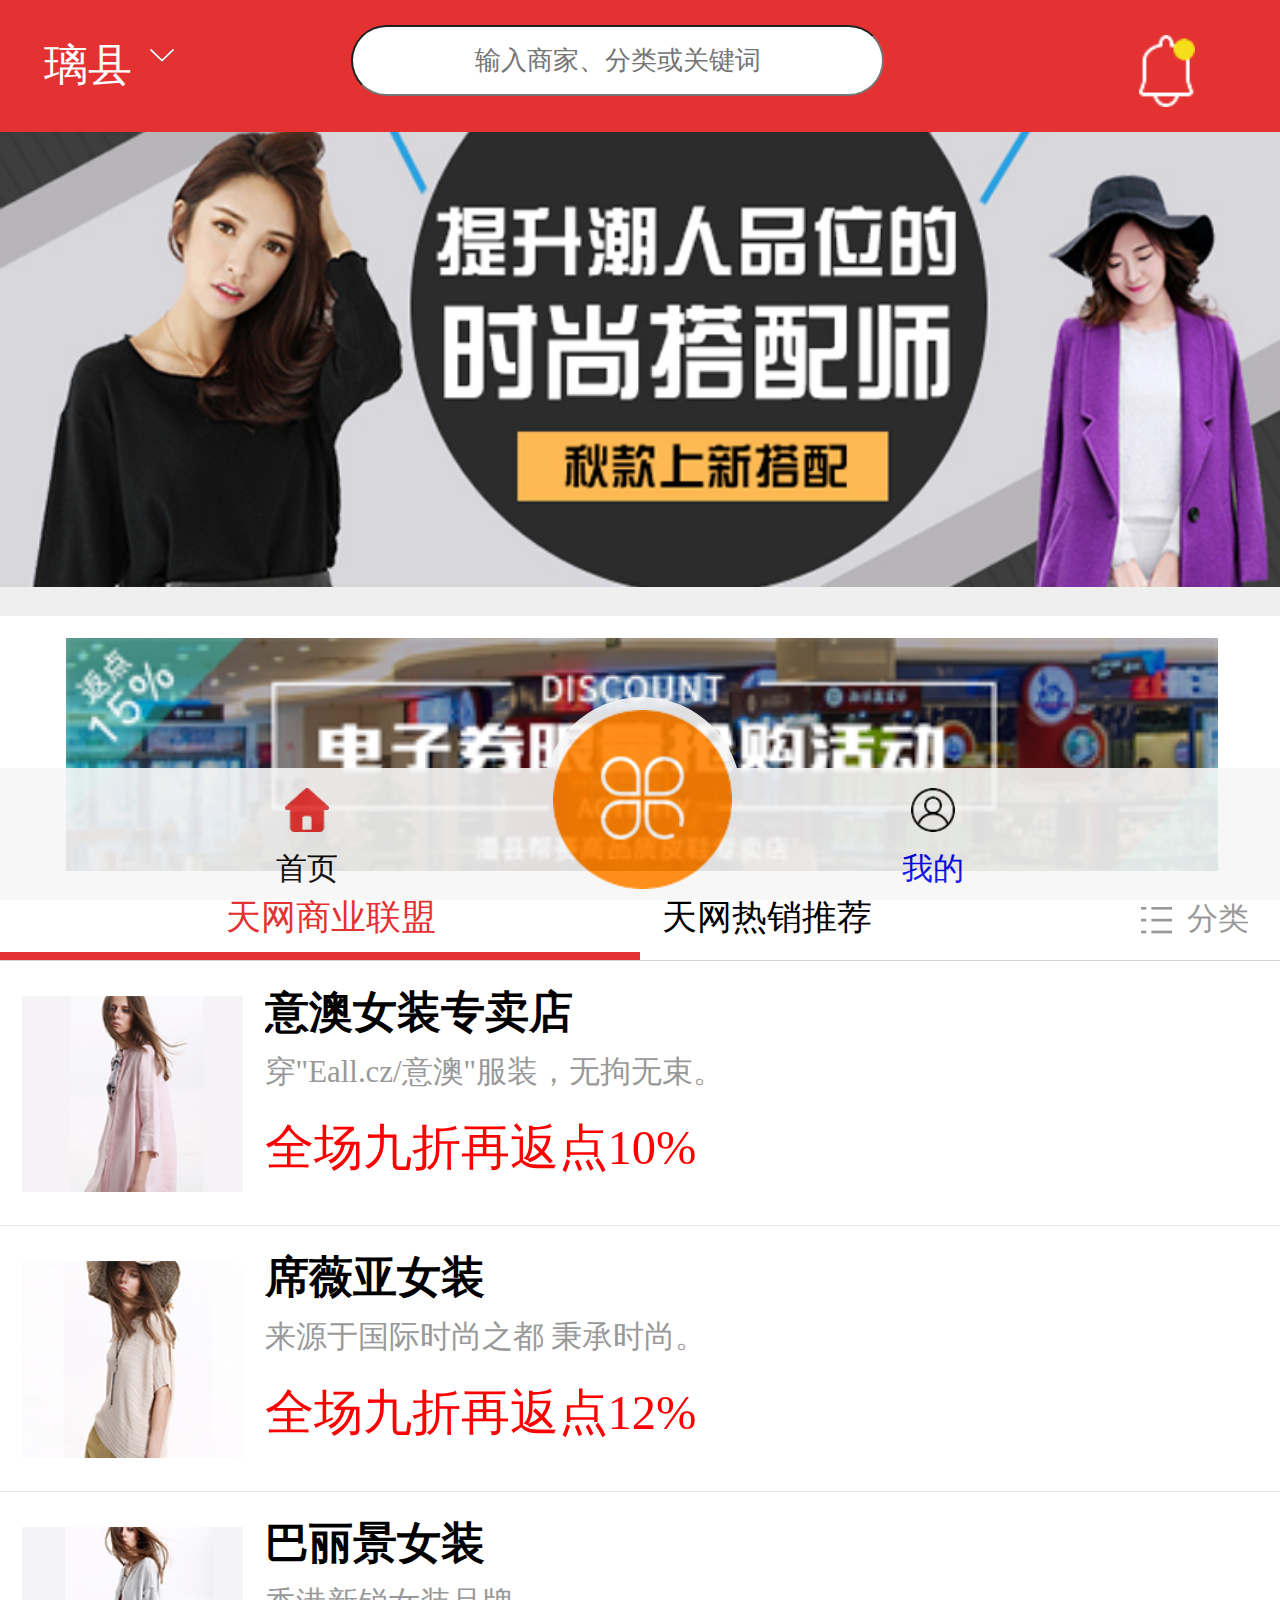
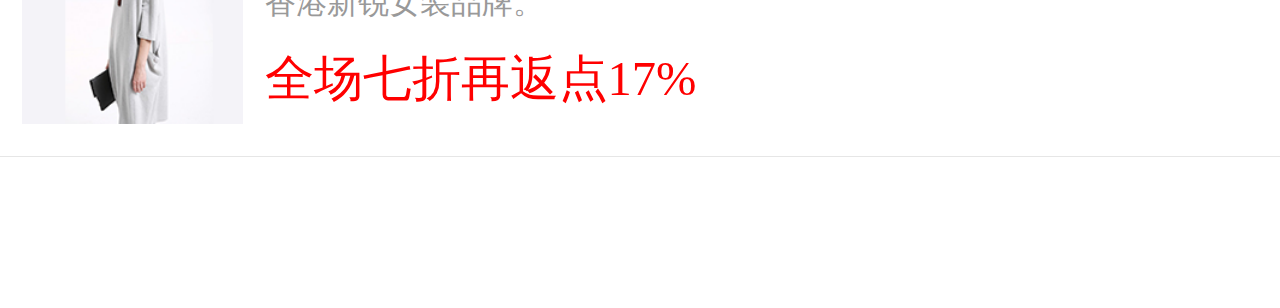
<file: index.html>
<!DOCTYPE html>
<html>

	<head>
		<meta charset="utf-8" />
		<title></title>
		<meta name="viewport" content="width=device-width, initial-scale=1.0, maximum-scale=1.0, user-scalable=no">

		<meta http-eqiv="X-UA-Compatible" content="IE=edge chrome=1">
		<link rel="stylesheet" type="text/css" href="css/index.css" />
	</head>

	<body>
		<div class="body-mask">
			<div class="body-mask-content">
				<ul>
					<li><a href="Business.html"><img src="img/ball/ball-img01.png"/><p>商务百科</p></a></li>
					<li><a href="scan.html"><img src="img/ball/ball-img02.png"/><p>扫一扫</p></a></li>
					<li><a href="service.html"><img src="img/ball/ball-img03.png"/><p>同城便民</p></a></li>
					<li><a href="payment.html"><img src="img/ball/ball-img04.png"/><p>缴费</p></a></li>
					<li><a href="充值.html"><img src="img/ball/ball-img05.png"/><p>充值</p></a></li>
					<li><a href="提现.html"><img src="img/ball/ball-img06.png"/><p>提现</p></a></li>
				</ul>
			</div>
			<div class="mask-close"></div>
		</div>
     
		<div class="header">
			<div class="header-container">
				<div class="header-container-left f-l">
					<p>璃县</p><span class="arrow-down"></span></div>
				<div class="header-container-right f-r"> <span class="message"></span></div>
				<div class="header-container-mid"><input type="text" placeholder="输入商家、分类或关键词" class="index-searcher"/></div>
			</div>
		</div>
			<div class="header-mask">
			<div class="header-mask-contaier">
				<input type="text" name="" autofocus id="mask-searcher" value="" placeholder="输入商家、分类或关键词" /><span class="header-mask-close">取消</span>
			    
			</div>
			 <div class="header-mask-dropdown">
			     	<ul>
			     		<li>历史搜索</li>
			     		<li><a href="#">澧县服装店</a></li>
			     		<li><a href="#">居家 生活用品</a></li>
			     		<li><a href="#">adidas鞋子</a></li>
			     		<li><a href="#">星巴克咖啡</a></li>
			     		<li><a href="#">床垫</a></li>
			     		<li><a href="#">家具建材市场</a></li>
			     		<li><a href="#">书籍</a></li>
			     		<li ><button>清空历史搜索</button></li>
			     	</ul>
					</div>
			</div>
		<div class="footer">
			<div class="footer-circle"><img src="img/float-circle.png" /></div>

			<div class="footer-left"><span class="footer-icon"><img src="img/index.png"/></span>
				<p>首页</p>
			</div>
			<div class="footer-right"><a href="mine.html"><span class="footer-icon"><img src="img/mine.png"/></span>
				<p>我的</p></a>
			</div>

		</div>

		<div class="banner">
			<img src="img/banner.png" />
		</div>
		<div class="sub-banner">
			<div class="sub-banner-in">
				<img src="img/sub-banner.png" />
			</div>
		</div>
		<div class="index-classify">
			<div class="index-classify-top">
				<div class="index-classify-top-left active f-l productgroup01" style="text-align: center;">
					<p>天网商业联盟</p>
					<div class="f-r divide">
					</div>
				</div>
				<div class="index-classify-top-right f-r">
					<p class="productgroup02">天网热销推荐</p>
					<div class="f-r divide">
						<span class="icon-classify"></span>
						<small>分类</small>
					</div>
				</div>
				<div class="top-mask">
					<ul>
						<li>
							<a href="#">餐饮美食</a>
						</li>
						<li>
							<a href="#">服装</a>
						</li>
						<li>
							<a href="#">休闲娱乐</a>
						</li>
						<li>
							<a href="#">家装建材</a>
						</li>
						<li>
							<a href="#">鞋包</a>
						</li>
						<li>
							<a href="#">母婴</a>
						</li>
						<li>
							<a href="#">居家生活</a>
						</li>
						<li>
							<a href="#">其他</a>
						</li>
					</ul>
				</div>
			</div>
			<div class="index-classify-content">
				<div class="index-classify-content01 ff">
					<ul>
						<li><span><img src="img/products/products02.png"/></span>
							<div class="f-l index-classify-content01-right">
								<h4>意澳女装专卖店</h4>
								<small>穿"Eall.cz/意澳"服装，无拘无束。</small>
								<p>全场九折再返点10%</p>
							</div>
						</li>
						<li><span><img src="img/products/products03.png"/></span>
							<div class="f-l index-classify-content01-right">
								<h4>席薇亚女装</h4>
								<small>来源于国际时尚之都 秉承时尚。</small>
								<p>全场九折再返点12%</p>
							</div>
						</li>
						<li><span><img src="img/products/products04.png"/></span>
							<div class="f-l index-classify-content01-right">
								<h4>巴丽景女装</h4>
								<small>香港新锐女装品牌。</small>
								<p>全场七折再返点17%</p>
							</div>
						</li>
					</ul>
				</div>
				<div class="classify-mask">
					<div class="index-classify-content01 gg">
						<ul>
							<li><span><img src="img/products/products05.png"/></span>
								<div class="f-l index-classify-content01-right">
									<h4>丹妮丽人女装</h4>
									<small>以简约时尚风格著称。</small>
									<p>全场六折再返点15%</p>
								</div>
							</li>
							<li><span><img src="img/products/products06.png"/></span>
								<div class="f-l index-classify-content01-right">
									<h4>恩尚女装</h4>
									<small>来源法国，时尚优雅。</small>
									<p>全场八折</p>
								</div>
							</li>
							<li><span><img src="img/products/products07.png"/></span>
								<div class="f-l index-classify-content01-right">
									<h4>时尚自由点女装</h4>
									<small>诠释自我风格的时尚潮品）</small>
									<p>全场七折再返点15%</p>
								</div>
							</li>
						</ul>
					</div>
				</div>
			</div>

		</div>
		<script src="js/jquery-2.1.1.js" type="text/javascript" charset="utf-8"></script>
		<script type="text/javascript">
			$div = $(".index-classify-top>div")
			index = 0;
			$div.click(function() {
				index = $(this).index();
				if(index <= 1) {
					$div.eq(index).addClass("active").siblings().removeClass('active');
				}
			})
			$('.index-classify-top-right').click(function() {
				$('.ff').hide();
				$('.classify-mask').show();
			});
			$('.index-classify-top-left').click(function() {
				$('.ff').show();
				$('.classify-mask').hide();
			})
			$(".divide").click(function() {
				$('.divide small').css("color", "#ff8200")
				if($('.top-mask').css('display') == 'none') {
					$('.top-mask').show()
				} else {
					$('.top-mask').hide();
					$('.divide small').css("color", "#999999")

				}
			});
			$('.footer-circle').click(function(){
				$(".body-mask").show()
			})
			$('.mask-close').click(function(){
				$(".body-mask").hide()
				
			})
			$('.index-searcher').click(function(){
				$('.header-mask').show()
				$(".header").hide();
				$(".footer").hide();
			})
			$(".header-mask-close").click(function(){
				$('.header-mask').hide()
				$(".header").show()
				$(".footer").show();
				
			})
		</script>
	</body>

</html>
</file>
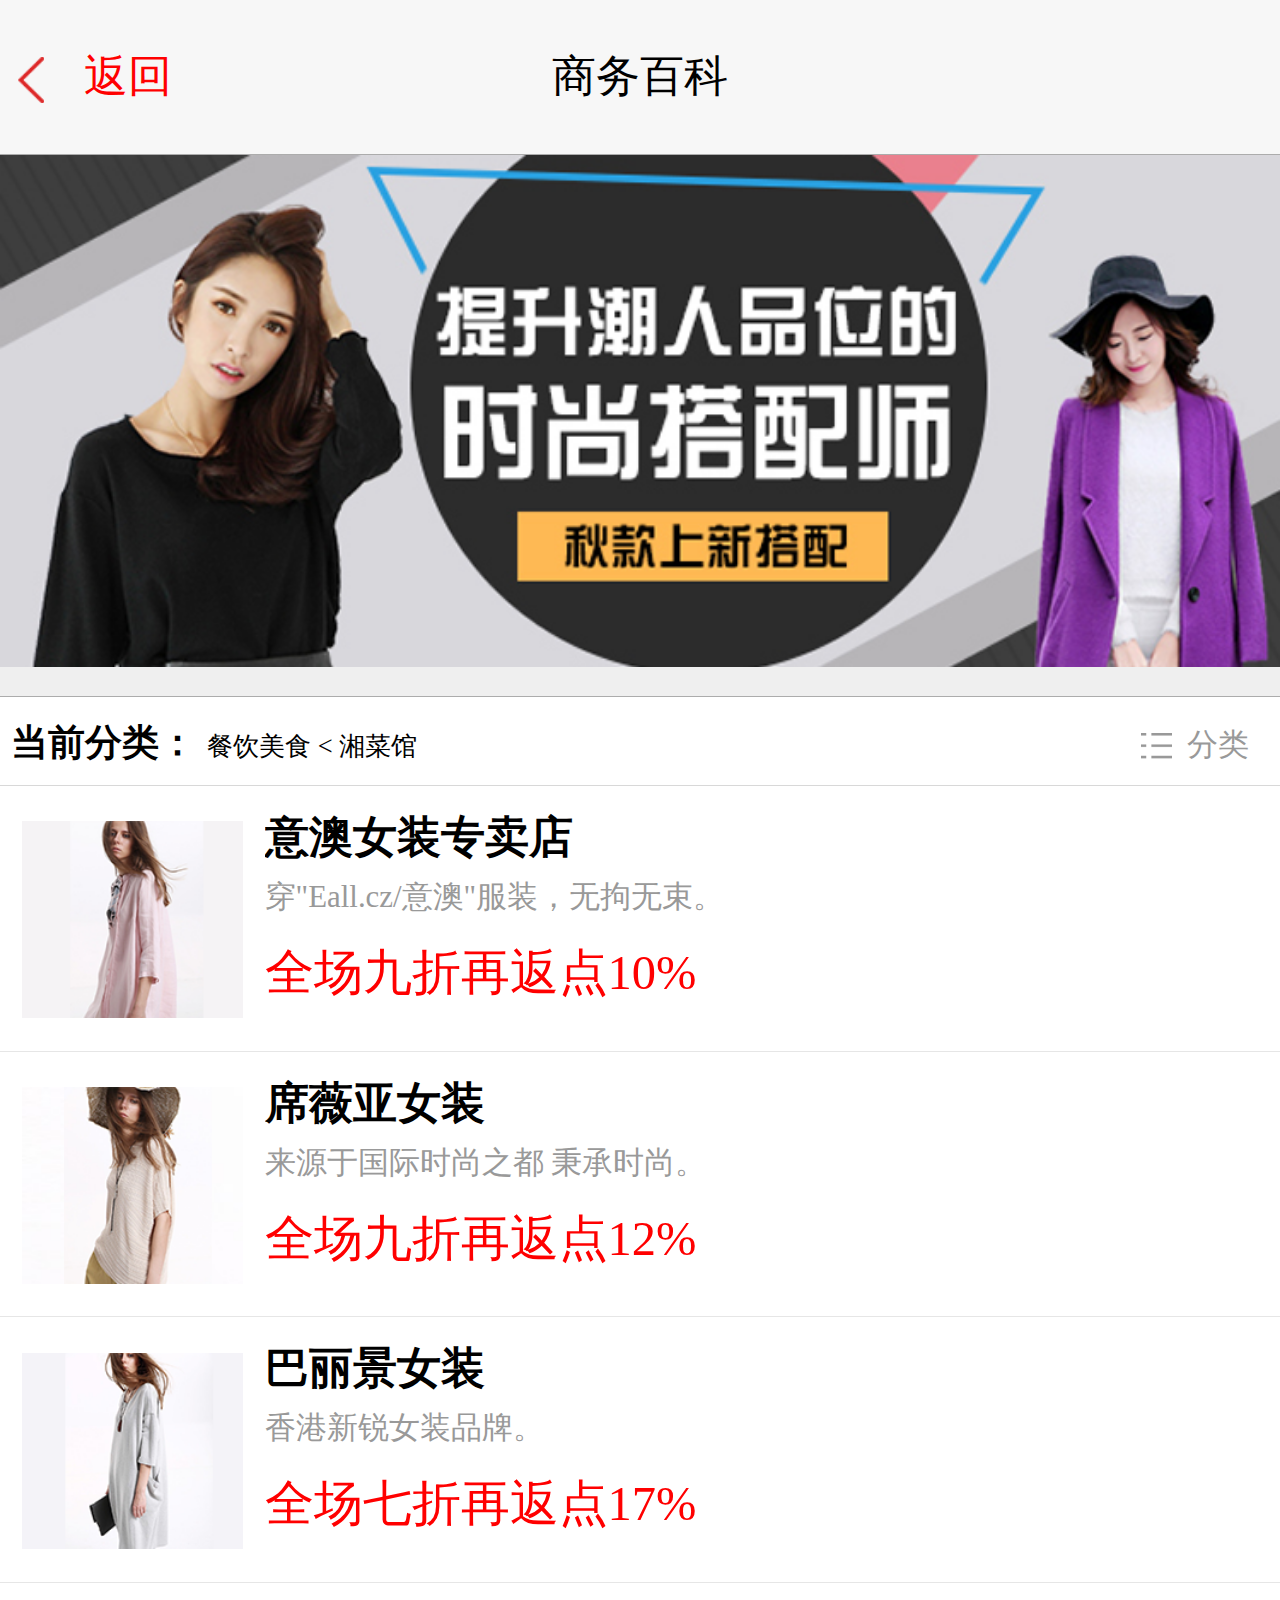
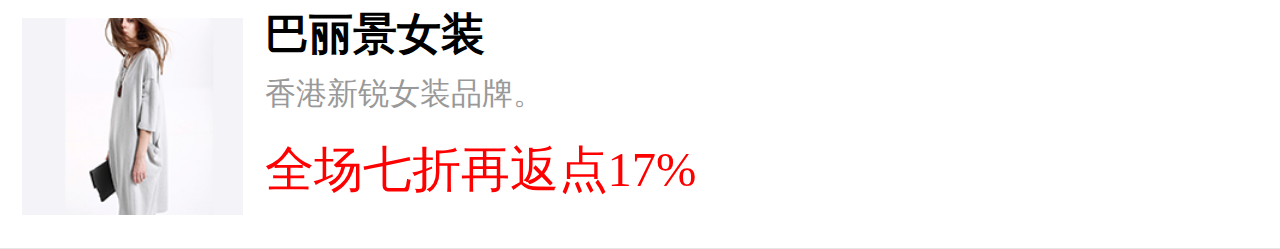
<file: Business.html>
<!DOCTYPE html>
<html>
	<head>
		<meta charset="UTF-8">
		<title></title>
		<meta name="viewport" content="width=device-width, initial-scale=1.0, maximum-scale=1.0, user-scalable=no">

		<meta http-eqiv="X-UA-Compatible" content="IE=edge chrome=1">
		<link rel="stylesheet" type="text/css" href="css/login.css" />

		<link rel="stylesheet" type="text/css" href="css/index.css"/>
		<link rel="stylesheet" type="text/css" href="css/Business.css"/>
		
	</head>
	<body>
		<div class="login-header">
			<div class="f-l login-header-left">
				<a href="index.html">
					<span class="login-arrow-left"></span>
				<p>返回</p></a>
				
			</div>
			<p>商务百科</p>
		</div>
		<div class="banner">
			<img src="img/banner.png" />
		  
		</div>
		<div class="index-classify">
			<div class="index-classify-top">
				<div class="index-classify-top-left f-l productgroup01" style="text-align: center;">
					<div class="f-l divide">
						&nbsp;<h5>当前分类：</h5>
						<small>餐饮美食&nbsp;&lt;&nbsp;湘菜馆</small>
					</div>
				</div>
				<div class="index-classify-top-right f-r">
					<div class="f-r divide">
						<span class="icon-classify"></span>
						<small>分类</small>
					</div>
				</div>
			</div>
			<div class="index-classify-content">
				<div class="index-classify-content01 ff">
					<div class="bus-classify-mask">
						<div class="bus-classify-mask-left mail-table f-l">
							<ul>
								<li class="food">餐饮美食</li>
								<li class="hotel">酒店住宿</li>
								<li class="play">休闲娱乐</li>
								<li class="cloth">服装/丽人</li>
								<li class="shoe">鞋包/皮具</li>
								<li class="toy">母婴/玩具</li>
								<li>数码家电</li>
								<li>零售商店</li>
								<li>家用日常</li>
							</ul>
						</div>
						<div class="bus-classify-mask-left sub-classify-food f-r">
						<ul>
							<li>宅急送</li>
							<li>暖心外卖</li>
							<li>营养套餐</li>
							<li>土豪专享</li>
							<li>限时抢购</li>
							<li>一路热送</li>
						</ul>
						</div>
							<div class="bus-classify-mask-left sub-classify-hotel f-r">
						<ul>
							<li>七日酒店</li>
							<li>最近宾馆</li>
							<li>特价专房</li>
							<li>土豪专享</li>
							<li>钟点房</li>
						</ul>
						</div>
							<div class="bus-classify-mask-left sub-classify-play f-r">
						<ul>
							<li>休闲度假</li>
							<li>电玩</li>
							<li>电影院</li>
							<li>边吃边玩</li>
							<li>迪士尼</li>
							<li>最近休闲</li>
						</ul>
						</div>
							<div class="bus-classify-mask-left sub-classify-skite f-r">
						<ul>
							<li>女装</li>
							<li>男装</li>
							<li>童装</li>
							<li>运动户外</li>
							<li>化妆品</li>
							<li>美发护法</li>
							<li>理发店</li>
						</ul>
						</div>	
								<div class="bus-classify-mask-left sub-classify-shoe f-r">
						<ul>
							<li>女鞋</li>
							<li>男鞋</li>
							<li>童鞋</li>
							<li>运动鞋</li>
							<li>皮鞋</li>
							<li>流行包</li>
							<li>男士单肩</li>
							<li>女士挎包</li>
							<li>双肩包</li>
						</ul>
						</div>	
						<div class="bus-classify-mask-left sub-classify-toy f-r">
						<ul>
							<li>美泰</li>
							<li>孩之宝</li>
							<li>乐高</li>
							<li>费雪</li>
							<li>金洋创意</li>
							<li>骅威</li>
							<li>迪士尼</li>
							<li>多美</li>
							<li>银辉</li>
						</ul>
						</div>	
						
							
						
					</div>
					<div class="index-classify-content01-mask">
						
					</div>
					<ul>
						<li><span><img src="img/products/products02.png"/></span>
							<div class="f-l index-classify-content01-right">
								<h4>意澳女装专卖店</h4>
								<small>穿"Eall.cz/意澳"服装，无拘无束。</small>
								<p>全场九折再返点10%</p>
							</div>
						</li>
						<li><span><img src="img/products/products03.png"/></span>
							<div class="f-l index-classify-content01-right">
								<h4>席薇亚女装</h4>
								<small>来源于国际时尚之都 秉承时尚。</small>
								<p>全场九折再返点12%</p>
							</div>
						</li>
						<li><span><img src="img/products/products04.png"/></span>
							<div class="f-l index-classify-content01-right">
								<h4>巴丽景女装</h4>
								<small>香港新锐女装品牌。</small>
								<p>全场七折再返点17%</p>
							</div>
						</li>
						<li><span><img src="img/products/products04.png"/></span>
							<div class="f-l index-classify-content01-right">
								<h4>巴丽景女装</h4>
								<small>香港新锐女装品牌。</small>
								<p>全场七折再返点17%</p>
							</div>
						</li>
					</ul>
				</div>
			</div>

		</div>
		<script src="js/jquery-2.1.1.js" type="text/javascript" charset="utf-8"></script>
	<script type="text/javascript">
		var mailtable=$(".index-classify-content01>.bus-classify-mask>.mail-table>ul>li")
        mailtable.click(function(){
        	$(this).addClass("bus-classify-mask-active").siblings().removeClass("bus-classify-mask-active")
           })
          $(".food").click(function(){
          	$(".sub-classify-food").stop().animate({
          		"marginLeft":"50%"
          	},350);
          		$(".sub-classify-hotel").stop().animate({
          		"marginLeft":"0"
          	},350);
          	$(".sub-classify-play").stop().animate({
          		"marginLeft":"0"
          	},350);
          	$(".sub-classify-skite").stop().animate({
          		"marginLeft":"0"
          	},350);
          	$(".sub-classify-shoe").stop().animate({
          		"marginLeft":"0"
          	},350);
          	$(".sub-classify-toy").stop().animate({
          		"marginLeft":"0"
          	},350);
          	
          })
          
          
          $(".hotel").click(function(){
          	$(".sub-classify-hotel").stop().animate({
          		"marginLeft":"50%"
          	},350);
          	$(".sub-classify-food").stop().animate({
          		"marginLeft":"0"
          	},350);
          	$(".sub-classify-play").stop().animate({
          		"marginLeft":"0"
          	},350);
          	$(".sub-classify-skite").stop().animate({
          		"marginLeft":"0"
          	},350);
          	$(".sub-classify-shoe").stop().animate({
          		"marginLeft":"0"
          	},350);
          	$(".sub-classify-toy").stop().animate({
          		"marginLeft":"0"
          	},350);
          });
          $('.play').click(function(){
          		$(".sub-classify-play").stop().animate({
          		"marginLeft":"50%"
          	},350);
          		$(".sub-classify-hotel").stop().animate({
          		"marginLeft":"0"
          	},350);
          	$(".sub-classify-food").stop().animate({
          		"marginLeft":"0"
          	},350);
          	$(".sub-classify-skite").stop().animate({
          		"marginLeft":"0"
          	},350);
          	$(".sub-classify-shoe").stop().animate({
          		"marginLeft":"0"
          	},350);
          	$(".sub-classify-toy").stop().animate({
          		"marginLeft":"0"
          	},350);
          });
            $('.cloth').click(function(){
          		$(".sub-classify-skite").stop().animate({
          		"marginLeft":"50%"
          	},350);
          	$(".sub-classify-play").stop().animate({
          		"marginLeft":"0"
          	},350);
          		$(".sub-classify-hotel").stop().animate({
          		"marginLeft":"0"
          	},350);
          	$(".sub-classify-food").stop().animate({
          		"marginLeft":"0"
          	},350);
          	$(".sub-classify-shoe").stop().animate({
          		"marginLeft":"0"
          	},350);
          	$(".sub-classify-toy").stop().animate({
          		"marginLeft":"0"
          	},350);
          });
           $('.shoe').click(function(){
          		$(".sub-classify-shoe").stop().animate({
          		"marginLeft":"50%"
          	},350);
          		$(".sub-classify-skite").stop().animate({
          		"marginLeft":"0"
          	},350);
          	$(".sub-classify-play").stop().animate({
          		"marginLeft":"0"
          	},350);
          		$(".sub-classify-hotel").stop().animate({
          		"marginLeft":"0"
          	},350);
          	$(".sub-classify-food").stop().animate({
          		"marginLeft":"0"
          	},350);
          	$(".sub-classify-toy").stop().animate({
          		"marginLeft":"0"
          	},350);
          });
            $('.toy').click(function(){
          		$(".sub-classify-toy").stop().animate({
          		"marginLeft":"50%"
          	},350);
          			$(".sub-classify-shoe").stop().animate({
          		"marginLeft":"50%"
          	},350);
          		$(".sub-classify-skite").stop().animate({
          		"marginLeft":"0"
          	},350);
          	$(".sub-classify-play").stop().animate({
          		"marginLeft":"0"
          	},350);
          		$(".sub-classify-hotel").stop().animate({
          		"marginLeft":"0"
          	},350);
          	$(".sub-classify-food").stop().animate({
          		"marginLeft":"0"
          	},350);
          	$(".sub-classify-toy").stop().animate({
          		"marginLeft":"0"
          	},350);
          });
          $(".index-classify-top-right>.divide>small").click(function(){
//        	$(".index-classify-content01-mask").css('display','block');
//        	$(".bus-classify-mask").css('display','block');
        	
          	if($(".index-classify-content01-mask").css('display')=='none'){
//        		$(".index-classify-top-right>.divide>small").css("color","#999999");
$(".index-classify-content01-mask").css('display','block')
          	$(".bus-classify-mask").css('display','block');
          	$(".index-classify-top-right>.divide>small").css('color','#e43232');
          	}
          	else{
          		$(".index-classify-content01-mask").css('display','none')
          	$(".bus-classify-mask").css('display','none');
          		$(".index-classify-top-right>.divide>small").css('color','#999999');
          	}
          })
	</script>
	</body>
</html>
</file>
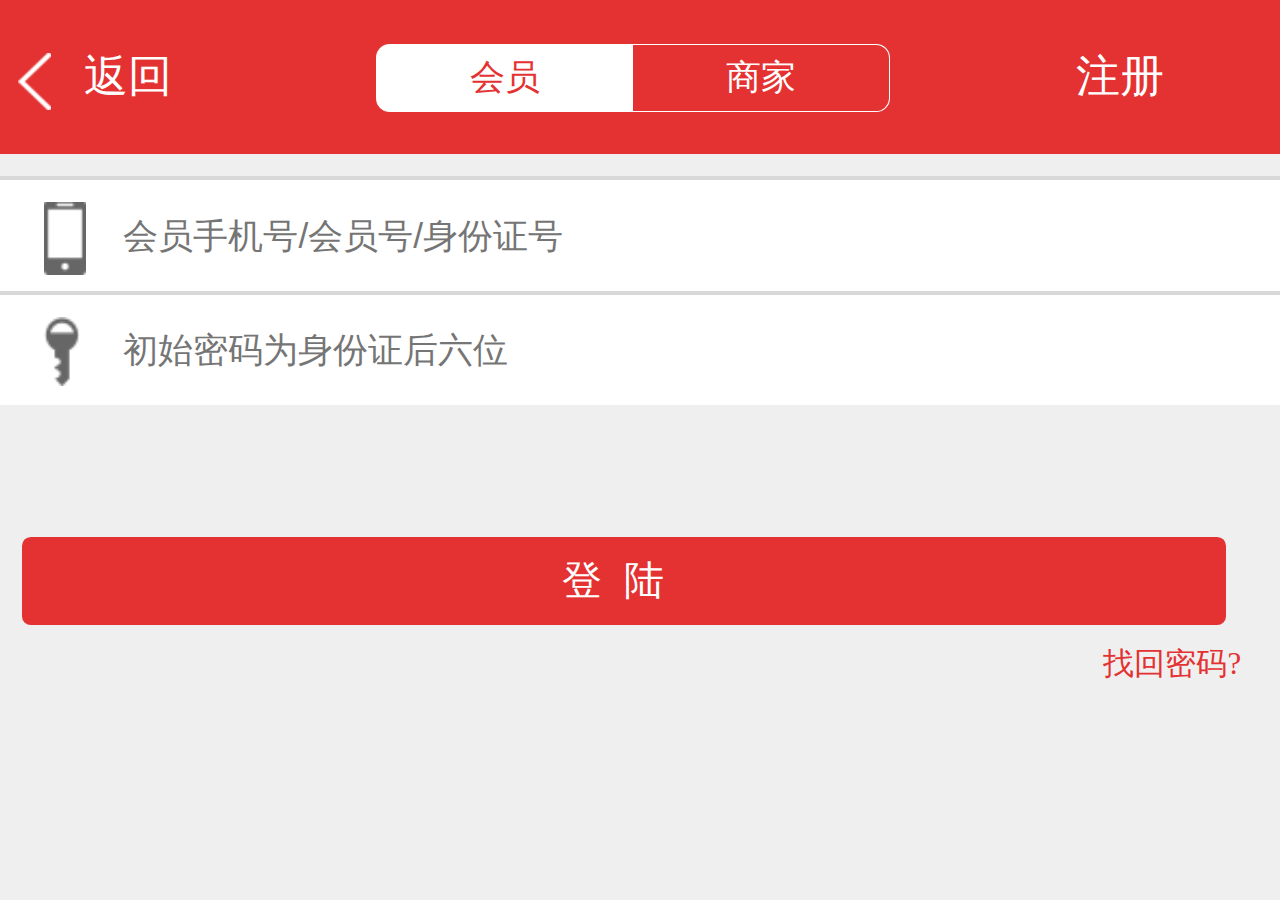
<file: login.html>
<!DOCTYPE html>
<html>
	<head>
		<meta charset="UTF-8">
		<title></title>
		<meta name="viewport" content="width=device-width, initial-scale=1.0, maximum-scale=1.0, user-scalable=no">

		<meta http-eqiv="X-UA-Compatible" content="IE=edge chrome=1">
			<link rel="stylesheet" type="text/css" href="css/login.css"/>
	</head>
	<body>
		<div class="login-header">
			<div class="f-l login-header-left">
				<a href="mine.html"><span class="login-arrow-left"></span>
				<p>返回</p></a>
			</div>
			<div class="f-r login-header-right">
				<a href="member-login.html"><p>注册</p></a>
				
			</div>
			<div class="f-l login-header-mid">
				<div class="buyer">
					<p>会员</p>
				</div>
				<div class="seller">
					<p>商家</p>
				</div>
				
			</div>
		</div>
		<div class="login-buyer-content">
			<form action="">
				<input type="text" / class="user" placeholder="会员手机号/会员号/身份证号">
				<input type="password" / class="pwd"placeholder="初始密码为身份证后六位">
			</form>
			<div class="login-btnbox"><a href="user-login-content.html"><button class="login-btn">
			登陆
		</button></a>
		<p class="find-pwd">
			找回密码?
		</p>
		</div>
		</div>
		<div class="login-seller-content">
			<div>
			<form action="">
				<input type="text" / class="user" placeholder="商家手机号/商家编号">
				<input type="password" / class="pwd"placeholder="初始密码为电话号码后六位">
			</form>
			<div class="login-btnbox"><button class="login-btn">
			登陆
		</button>
		<p class="find-pwd">
			找回密码?
		</p>
		</div></div>
			
		</div>
		
	
		<script src="js/jquery-2.1.1.js" type="text/javascript" charset="utf-8"></script>
	<script type="text/javascript">
		$('.buyer').click(function(){
			$('.buyer').css('background-color','white');
			$('.buyer>p').css('color','#e43232');
			$('.seller').css('background-color','#e43232');
			$('.seller>p').css('color','white');
            $('.login-seller-content').stop().animate({
				'marginLeft':'100%'
			},350)
			
		});
		$('.seller').click(function(){
			$('.buyer').css('background-color','#e43232');
			$('.buyer>p').css('color','white');
			$('.seller').css('background-color','white');
			$('.seller>p').css('color','#e43232');
			$('.login-seller-content').stop().animate({
				'marginLeft':'0'
			},350)
		})
	</script>
	</body>
</html>
</file>
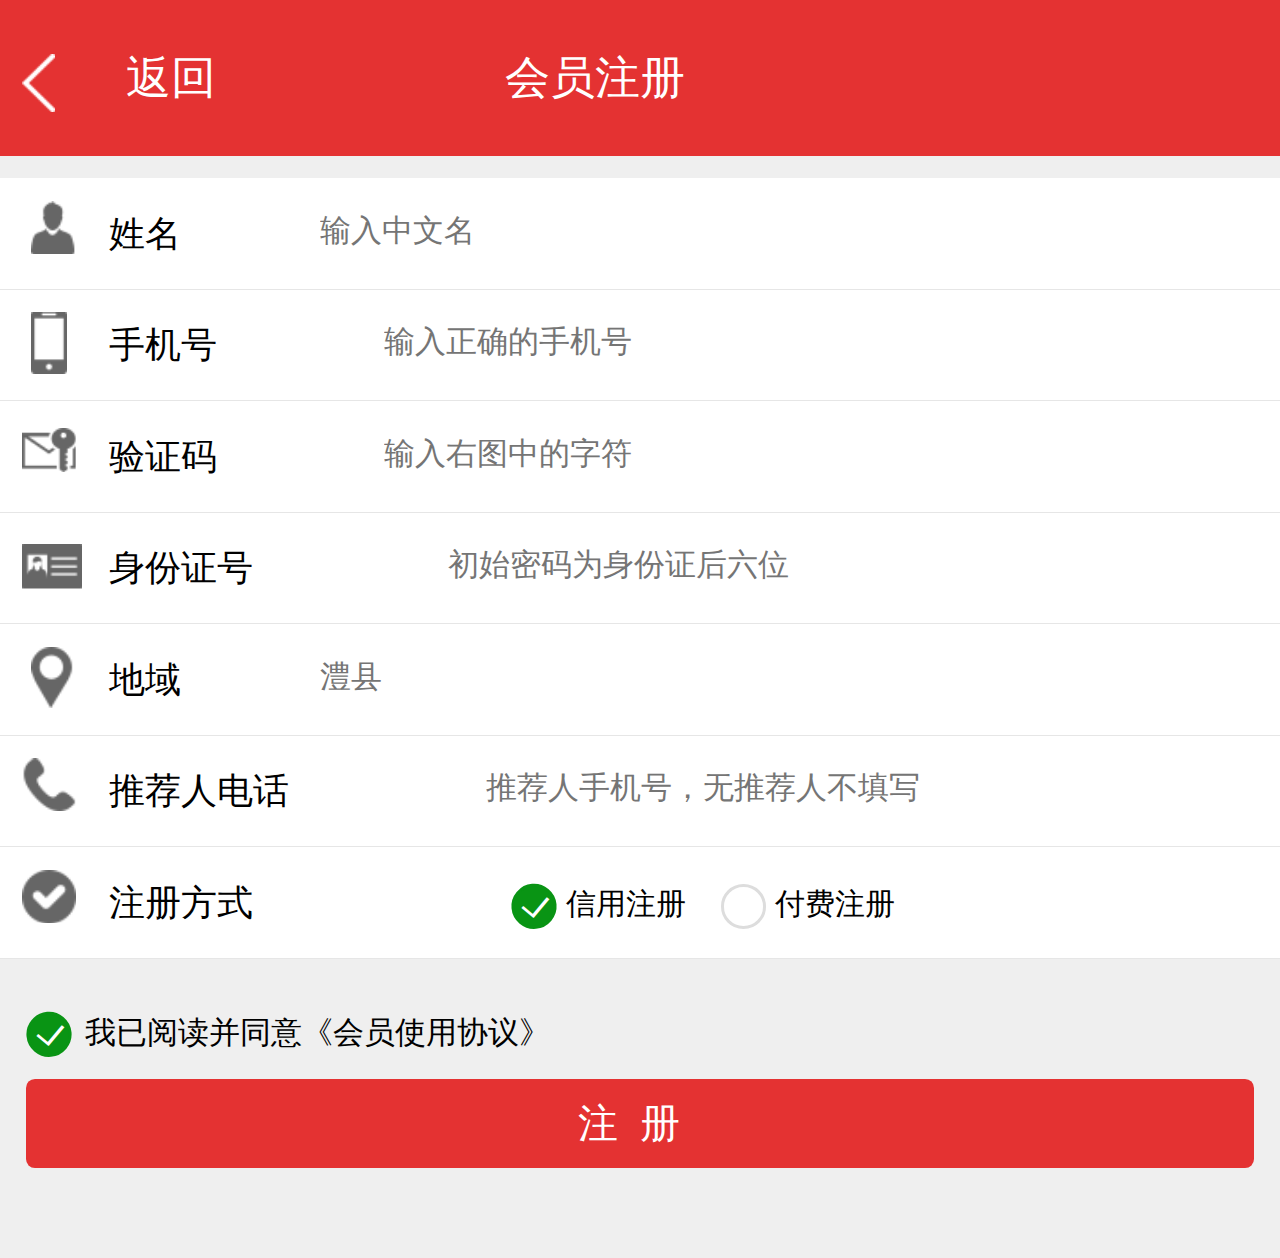
<file: member-login.html>
<!DOCTYPE html>
<html>
	<head>
		<meta charset="UTF-8">
		<title></title>
		<meta name="viewport" content="width=device-width, initial-scale=1.0, maximum-scale=1.0, user-scalable=no">

		<meta http-eqiv="X-UA-Compatible" content="IE=edge chrome=1">
			<link rel="stylesheet" type="text/css" href="css/login.css"/>

			<link rel="stylesheet" type="text/css" href="css/mine.css"/>
			<link rel="stylesheet" type="text/css" href="css/member-login.css"/>
			
			
	</head>
	<body>
			<div class="member-login-header">
<p>会员注册</p>
			
			<div class="f-l member-login-header-left">
			<a href="index.html">	<span class="login-arrow-left"></span>
				<p>返回</p></a>
			</div>

			</div>
			
			<div class="member-input-group">
			<ul>
				<li><span class="member-input01"></span><p>姓名</p><input type="" name="" id="" value="" placeholder="输入中文名"  class="f-r member-login-input01"/></li>
				<li><span class="member-input02"></span><p>手机号</p><input type="" name="" id="" value="" placeholder="输入正确的手机号"  class="f-r member-login-input02"/></li>
				<li><span class="member-input03"></span><p>验证码</p><input type="" name="" id="" value="" placeholder="输入右图中的字符"  class="f-r member-login-input03"/></li>
				<li><span class="member-input04"></span><p>身份证号</p><input type="" name="" id="" value="" placeholder="初始密码为身份证后六位"  class="f-r member-login-input04"/></li>
				<li><span class="member-input05"></span><p>地域</p><input type="" name="" id="" value="" placeholder="澧县"  class="f-r member-login-input05"/></li>
				<li><span class="member-input06"></span><p>推荐人电话</p><input type="" name="" id="" value="" placeholder="推荐人手机号，无推荐人不填写"  class="f-r member-login-input06"/></li>
				<li><span class="member-input07"></span><p>注册方式</p><div class="radio">
					<label for="credit" class="credit-login">
						<input type="radio" name="member-login" id="credit" value="" height="1rem" width="1rem" checked class="member-login-input07" />&nbsp;<small>信用注册</small>
					</label>&nbsp;&nbsp;
					<label for="pay" class="payfor-login"><input type="radio" name="member-login" id="pay" value="" height="1rem" width="1rem"  class="member-login-input07" />&nbsp;<small>付费注册</small></label>

			</div>

			
		
					
		</div>
					<div style="clear: both;"></div>
		
			<div class="member-input-group02 new-create">
			<ul> 	
				<li><div class="f-l" style="width: 50%;"><span class="member-input08"></span><p>支付宝</p></div><div class="f-r radio-pay">	<label for="pay"><input type="radio" name="member-pay" id="pay" value="" height="1rem" width="1rem"  class="member-login-input07" />&nbsp;</label></div></li>
				<li><div class="f-l" style="width: 50%;"><span class="member-input09"></span><p>微信</p></div><div class="f-r radio-pay">	<label for="pay"><input type="radio" name="member-pay" id="pay" value="" height="1rem" width="1rem"  class="member-login-input07" />&nbsp;</label></div></li>
			</ul>
			</div>
		</div>
		<div class="member-login-btn">
			<input type="radio" checked=""  class="f-l"/><p>我已阅读并同意<span>《会员使用协议》</span></p>
	
		</div>
		<div class="member-login-btn01">
					<a href=""><button class="login-btn">
			注册
		</button></a>
		</div>

		
		
		
				
		
		
		
	</body>
	<script src="js/jquery-2.1.1.js" type="text/javascript" charset="utf-8"></script>
	<script type="text/javascript">
		$('.payfor-login').click(function(){
			$(".member-input-group02").show()
		})
			$('.credit-login').click(function(){
			$(".member-input-group02").hide()
		})
	</script>
</html>
</file>
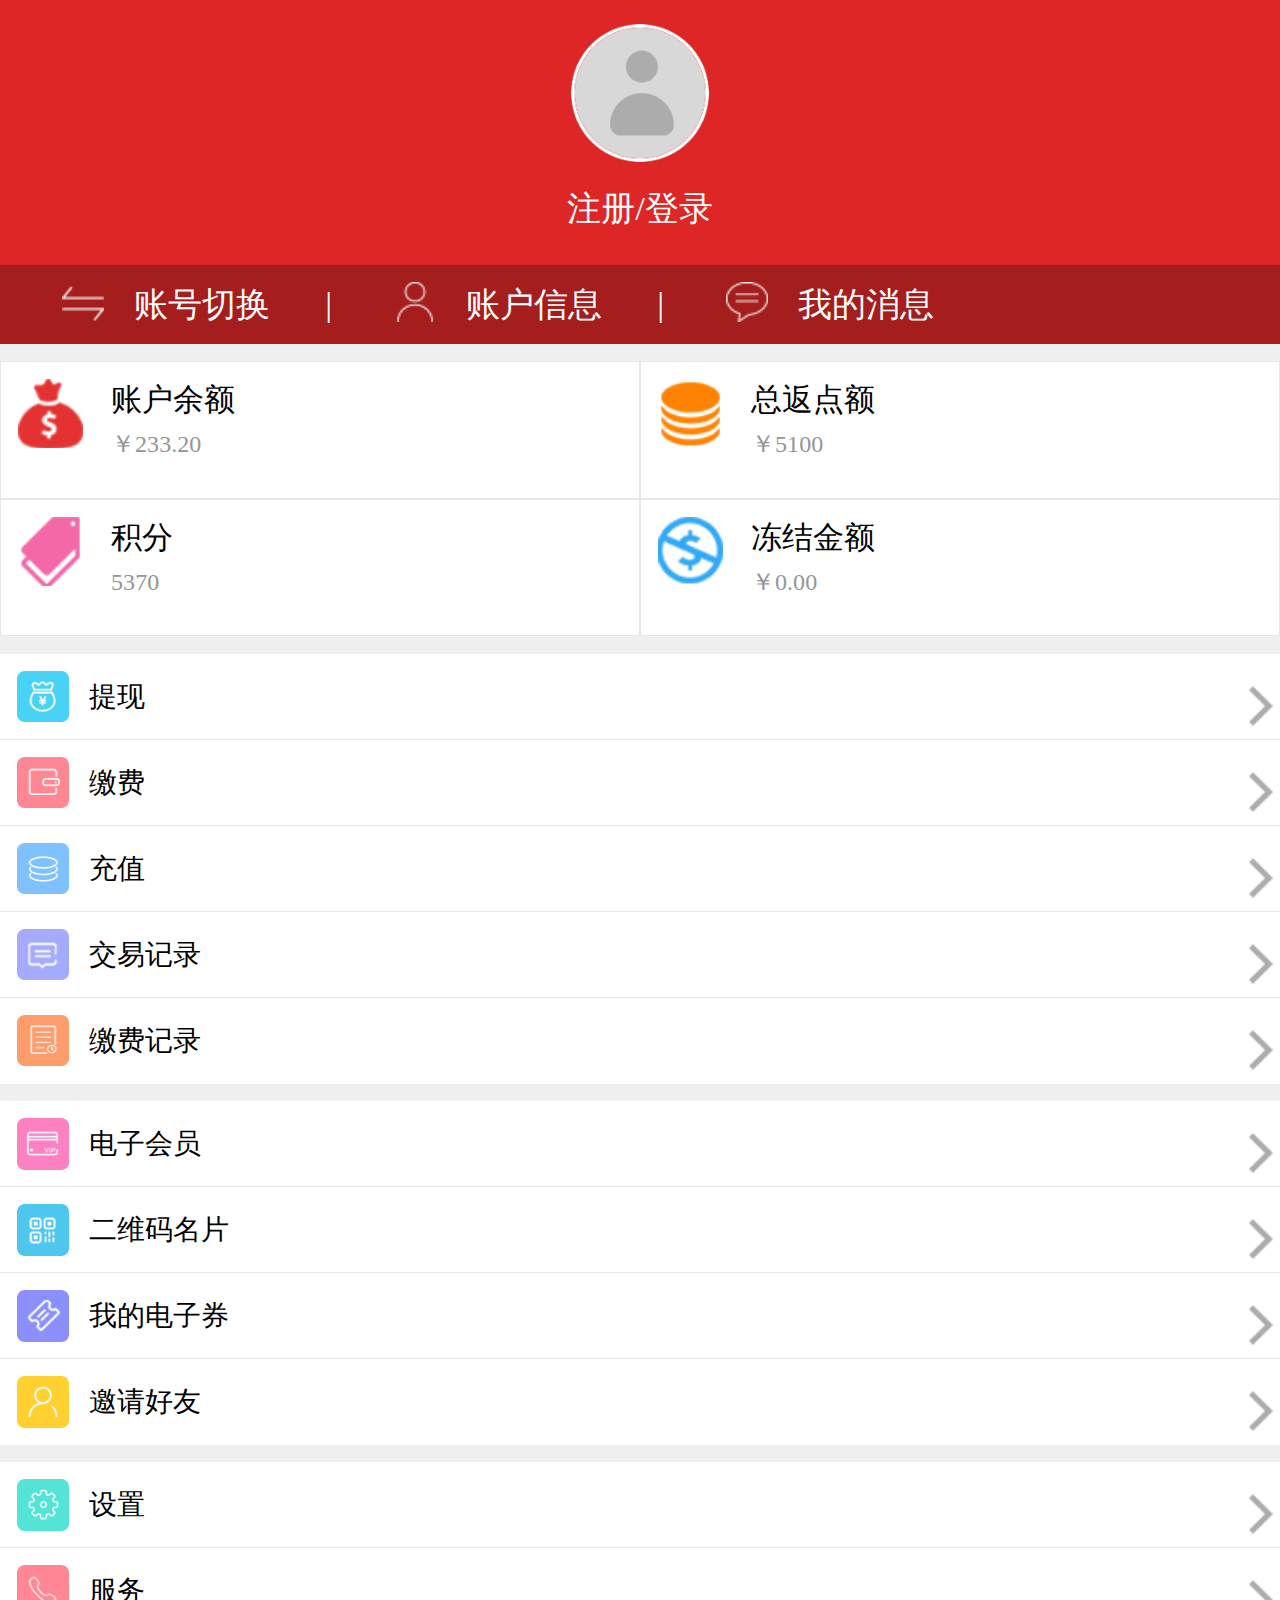
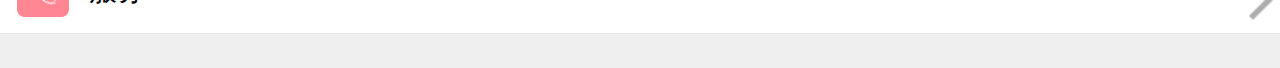
<file: mine.html>
<!DOCTYPE html>
<html>

	<head>
		<meta charset="UTF-8">
		<title>11</title>
		<meta name="viewport" content="width=device-width, initial-scale=1.0, maximum-scale=1.0, user-scalable=no">
		<meta http-eqiv="X-UA-Compatible" content="IE=edge chrome=1">
		<link rel="stylesheet" type="text/css" href="css/mine.css" />
	</head>

	<body>
		<div class="mine-top">
			<div class="mine-top-mask">
				<ul>
					<li><span class="mine-top-icons-change"></span><a href="">账号切换</a></li>
					<li><span class="mine-top-icons-info"></span><a href="">账户信息</a></li>
					<li><span class="mine-top-icons-mes"></span><a href="">我的消息</a></li>
				</ul>
			</div>
			<div class="mine-icon-box">
				<img src="img/mine/icon-mine.png" /></div>
			<p><a href="login.html" style="color: white;">注册/登录</a></p>
		</div>
		<div class="cash-manner">
			<ul>
				<li><span class="cash1"></span>
					<h4>账户余额</h4>
					<small>￥233.20</small>
				</li>
				<li><span class="cash2"></span><h4>总返点额</h4>
					<small>￥5100</small></li>
				<li><span class="cash3"></span><h4>积分</h4>
					<small>5370</small></li>
				<li><span class="cash4"></span><h4>冻结金额</h4>
					<small>￥0.00</small></li>
			</ul>
		</div>
		<div class="mine-input-group01">
			<ul>
				<li><span class="input01"></span><p>提现</p><i class="arrow-right"></i></li>
				<li><span class="input02"></span><p>缴费</p><i class="arrow-right"></i></li>
				<li><span class="input03"></span><p>充值</p><i class="arrow-right"></i></li>
				<li><span class="input04"></span><p>交易记录</p><i class="arrow-right"></i></li>
				<li><span class="input05"></span><p>缴费记录</p><i class="arrow-right"></i></li>
			</ul>
		</div>
		<div class="mine-input-group02">
			<ul>
				<li><span class="input06"></span><p>电子会员</p><i class="arrow-right"></i></li>
				<li><span class="input07"></span><p>二维码名片</p><i class="arrow-right"></i></li>
				<li><span class="input08"></span><p>我的电子券</p><i class="arrow-right"></i></li>
				<li><span class="input09"></span><p>邀请好友</p><i class="arrow-right"></i></li>
			</ul>
		</div>
		<div class="mine-input-group03">
				<ul>
				<li><span class="input10"></span><p>设置</p><i class="arrow-right"></i></li>
				<li><span class="input11"></span><p>服务</p><i class="arrow-right"></i></li>
			</ul>
		
		</div>
		
	</body>

</html>
</file>
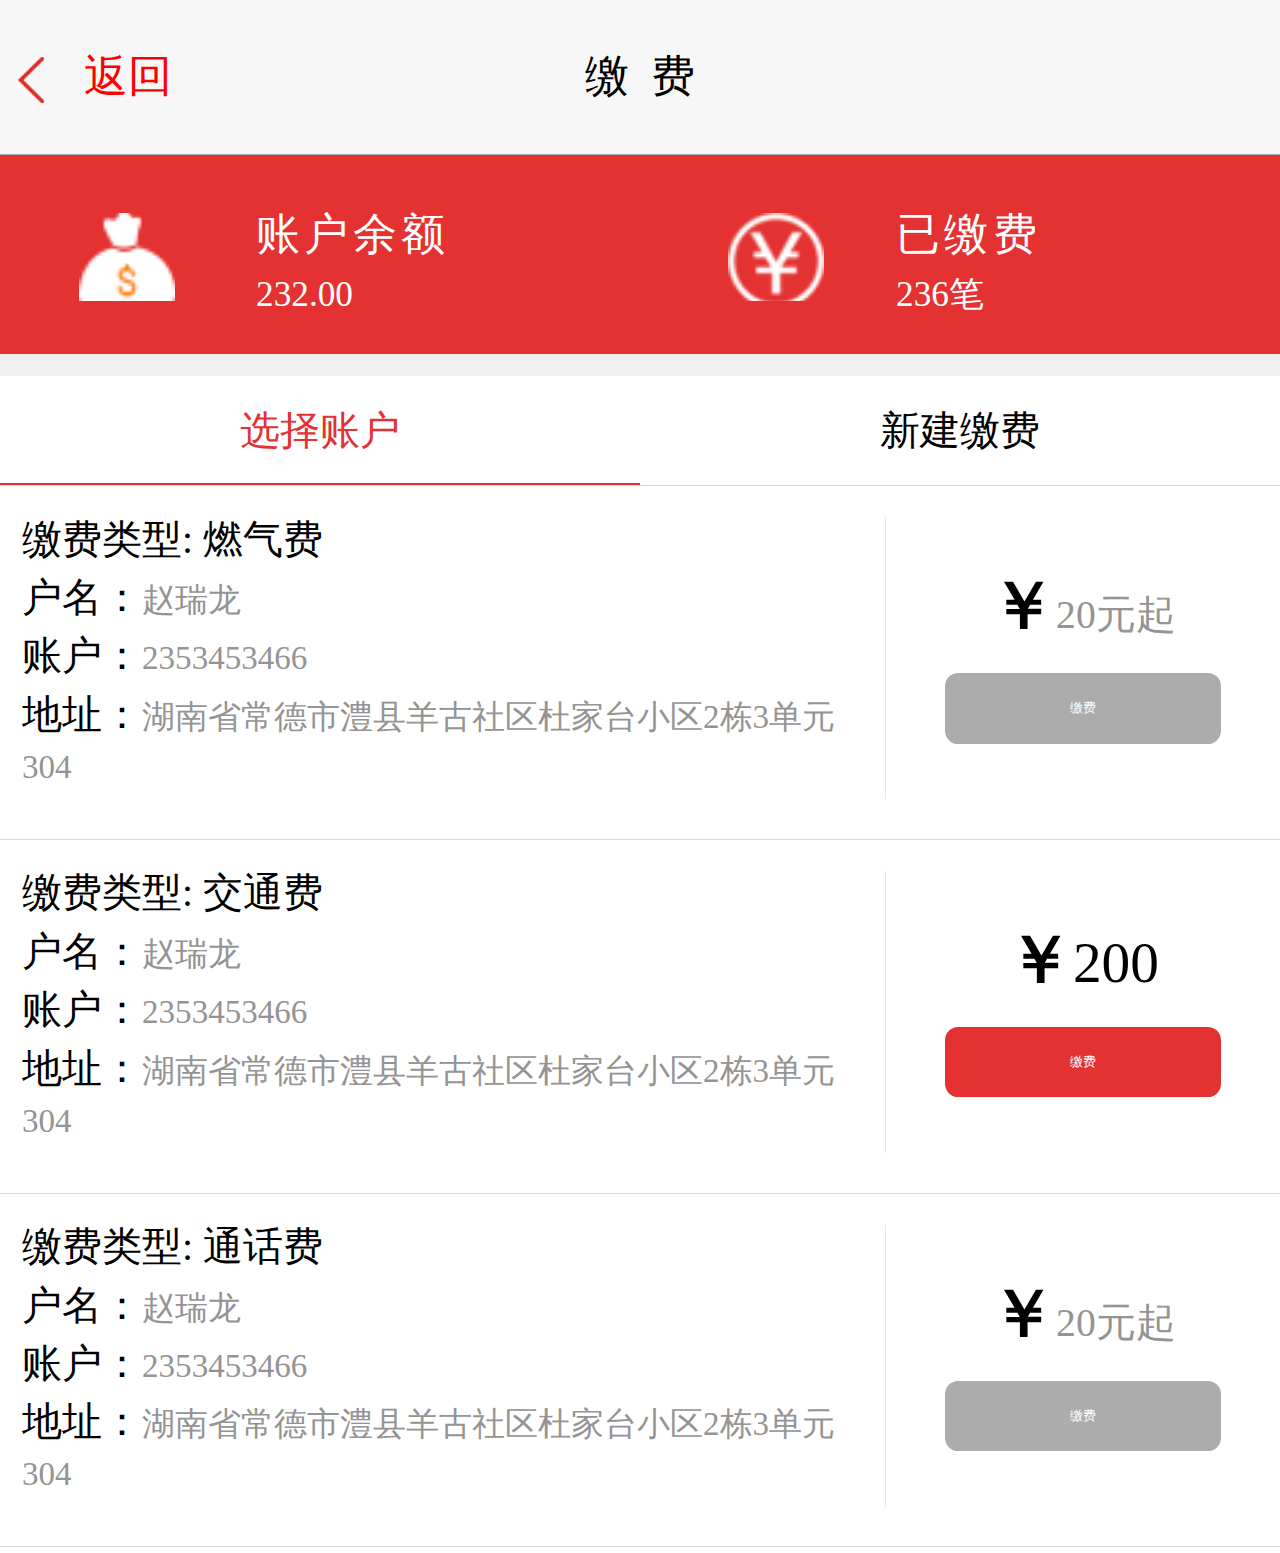
<file: payment.html>
<!DOCTYPE html>
<html>
	<head>
		<meta charset="UTF-8">
		<title></title>
		<meta charset="UTF-8">
		<title></title>
		<meta name="viewport" content="width=device-width, initial-scale=1.0, maximum-scale=1.0, user-scalable=no">

		<meta http-eqiv="X-UA-Compatible" content="IE=edge chrome=1">
		<link rel="stylesheet" type="text/css" href="css/login.css" />
	<link rel="stylesheet" type="text/css" href="css/mine.css"/>
			<link rel="stylesheet" type="text/css" href="css/member-login.css"/>
		<link rel="stylesheet" type="text/css" href="css/index.css"/>
		<link rel="stylesheet" type="text/css" href="css/Business.css"/>
		<link rel="stylesheet" type="text/css" href="css/payment.css"/>
	</head>
	<body>
		<div class="login-header">
			<div class="f-l login-header-left">
				<a href="index.html">
					<span class="login-arrow-left"></span>
				<p>返回</p></a>
				
			</div>
			<p>缴&nbsp;&nbsp;费</p>
		</div>
		<div class="payment-header">
			<div class="payment-header-left f-l">
				<div class="payment-header-left-text f-r">
					<p>账户余额</p>
					<small>232.00</small>
				</div>
			</div>
			<div class="payment-header-right f-r">
				<div class="payment-header-right-text f-r">
					<p>已缴费</p>
					<small>236笔</small>
				</div>
			</div>
		</div>
		<div class="payment-contaier">
			<div class="payment-contaier-head">
				<div class="payment-contaier-head-left payment-active f-l">
					<p>选择账户</p>
				</div>
				<div class="payment-contaier-head-right f-r">
					<p>新建缴费</p>
				</div>
			</div>
			<div class="payment-contaier-body">
				<ul>
					<li>
						<div class="payment-contaier-body-left f-l">
							<h4>缴费类型: <span>燃气费</span></h4>
							<p>户名：<small>赵瑞龙</small></p>
							<p>账户：<small>2353453466</small></p>
							<p>地址：<small>湖南省常德市澧县羊古社区杜家台小区2栋3单元304</small></p>
						</div>
						<div class="payment-contaier-body-right f-r" >
							<div class="payment-contaier-body-right-text"><b>￥</b><small>20元起</small>
						<button>缴费</button>
								
							</div>

						</div>
					</li>
					<li>
						<div class="payment-contaier-body-left f-l">
							<h4>缴费类型: <span>交通费</span></h4>
							<p>户名：<small>赵瑞龙</small></p>
							<p>账户：<small>2353453466</small></p>
							<p>地址：<small>湖南省常德市澧县羊古社区杜家台小区2栋3单元304</small></p>
						</div>
						<div class="payment-contaier-body-right payfor-active f-r" >
							<div class="payment-contaier-body-right-text"><b>￥</b><small>200</small>
						<button>缴费</button>
								
							</div>

						</div>
					</li>
					<li>
						<div class="payment-contaier-body-left f-l">
							<h4>缴费类型: <span>通话费</span></h4>
							<p>户名：<small>赵瑞龙</small></p>
							<p>账户：<small>2353453466</small></p>
							<p>地址：<small>湖南省常德市澧县羊古社区杜家台小区2栋3单元304</small></p>
						</div>
						<div class="payment-contaier-body-right f-r" >
							<div class="payment-contaier-body-right-text"><b>￥</b><small>20元起</small>
						<button>缴费</button>
								
							</div>

						</div>
					</li>
				</ul>
				<div class="member-input-group new-create">
			<ul>
				<li><span class="member-input01"></span><p>姓名</p><input type="" name="" id="" value="" placeholder="输入中文名"  class="f-r member-login-input01"/></li>
				<li><span class="member-input02"></span><p>手机号</p><input type="" name="" id="" value="" placeholder="输入正确的手机号"  class="f-r member-login-input02"/></li>
				<li><span class="member-input03"></span><p>验证码</p><input type="" name="" id="" value="" placeholder="输入右图中的字符"  class="f-r member-login-input03"/></li>
				<li><span class="member-input04"></span><p>身份证号</p><input type="" name="" id="" value="" placeholder="初始密码为身份证后六位"  class="f-r member-login-input04"/></li>
				<li><span class="member-input05"></span><p>地域</p><input type="" name="" id="" value="" placeholder="澧县"  class="f-r member-login-input05"/></li>
				<li><span class="member-input06"></span><p>推荐人电话</p><input type="" name="" id="" value="" placeholder="推荐人手机号，无推荐人不填写"  class="f-r member-login-input06"/></li>
				<li><span class="member-input07"></span><p>注册方式</p><div class="radio">
					<label for="credit" class="credit-login">
						<input type="radio" name="member-login" id="credit" value="" height="1rem" width="1rem" checked class="member-login-input07" />&nbsp;<small>信用注册</small>
					</label>&nbsp;&nbsp;
					<label for="pay" class="payfor-login"><input type="radio" name="member-login" id="pay" value="" height="1rem" width="1rem"  class="member-login-input07" />&nbsp;<small>付费注册</small></label>

			</div>
			<div class="new-creat-submitbtn">
			<button class="submit">
				提交
			</button>
			</div>
			</div>
			
		</div>
		<script src="js/jquery-2.1.1.js" type="text/javascript" charset="utf-8"></script>
		<script type="text/javascript">
			$('.payment-contaier-head-right').click(function(){
				$('.payment-contaier-body').stop().animate({
					'margin-left':'-100%'
				},350);
				$('.payment-contaier-head-right').addClass("payment-active");
				$('.payment-contaier-head-left').removeClass("payment-active");
			});
			$('.payment-contaier-head-left').click(function(){
				$('.payment-contaier-body').stop().animate({
					'margin-left':'0'
				},350);
				$('.payment-contaier-head-left').addClass("payment-active");
				$('.payment-contaier-head-right').removeClass("payment-active");
			})
		</script>
	</body>
</html>
</file>
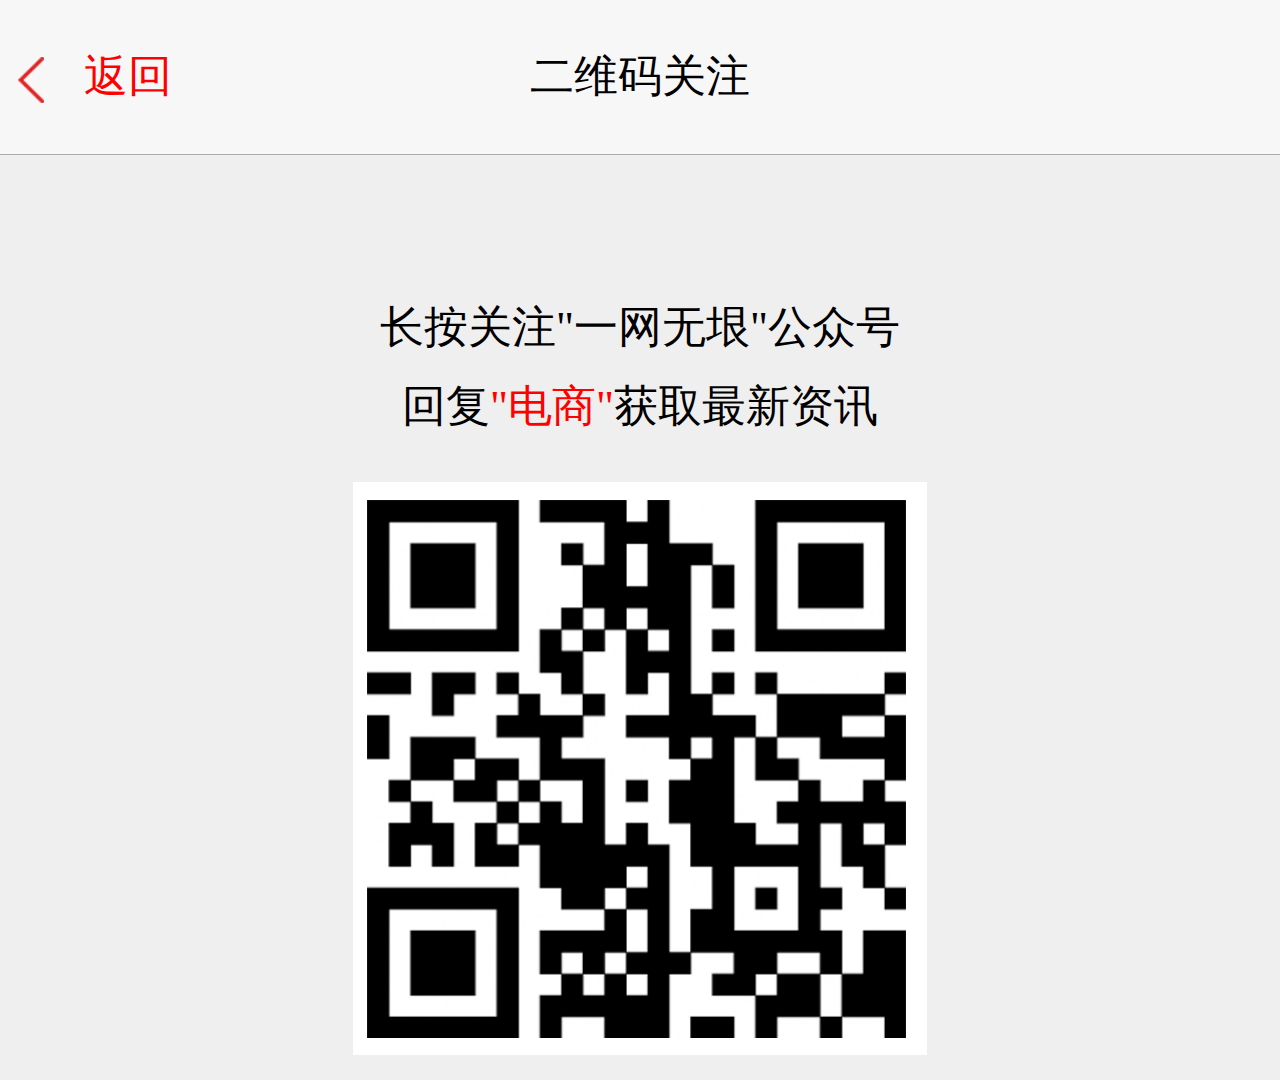
<file: scan.html>
<!DOCTYPE html>
<html>
	<head>
		<meta charset="UTF-8">
		<title></title>
		<meta name="viewport" content="width=device-width, initial-scale=1.0, maximum-scale=1.0, user-scalable=no">
		<meta http-eqiv="X-UA-Compatible" content="IE=edge chrome=1">
			<link rel="stylesheet" type="text/css" href="css/index.css"/>

		<link rel="stylesheet" type="text/css" href="css/login.css" />
		<link rel="stylesheet" type="text/css" href="css/Business.css"/>
		<link rel="stylesheet" type="text/css" href="css/scan.css"/>
		
			
	</head>
	<body>
		<div class="login-header">
			<div class="f-l login-header-left">
				<a href="index.html">
					<span class="login-arrow-left"></span>
				<p>返回</p></a>
				
			</div>
			<p>二维码关注</p>
		</div>
		<div class="scan-container">
			<div class="scan-details">
				<p>长按关注"一网无垠"公众号</p>
				<p>回复<span>"电商"</span>获取最新资讯</p>
			   <img src="img/QR-code.png" width="50rem" height="50rem"/>
			</div>
		</div>
		
	</body>
</html>
</file>
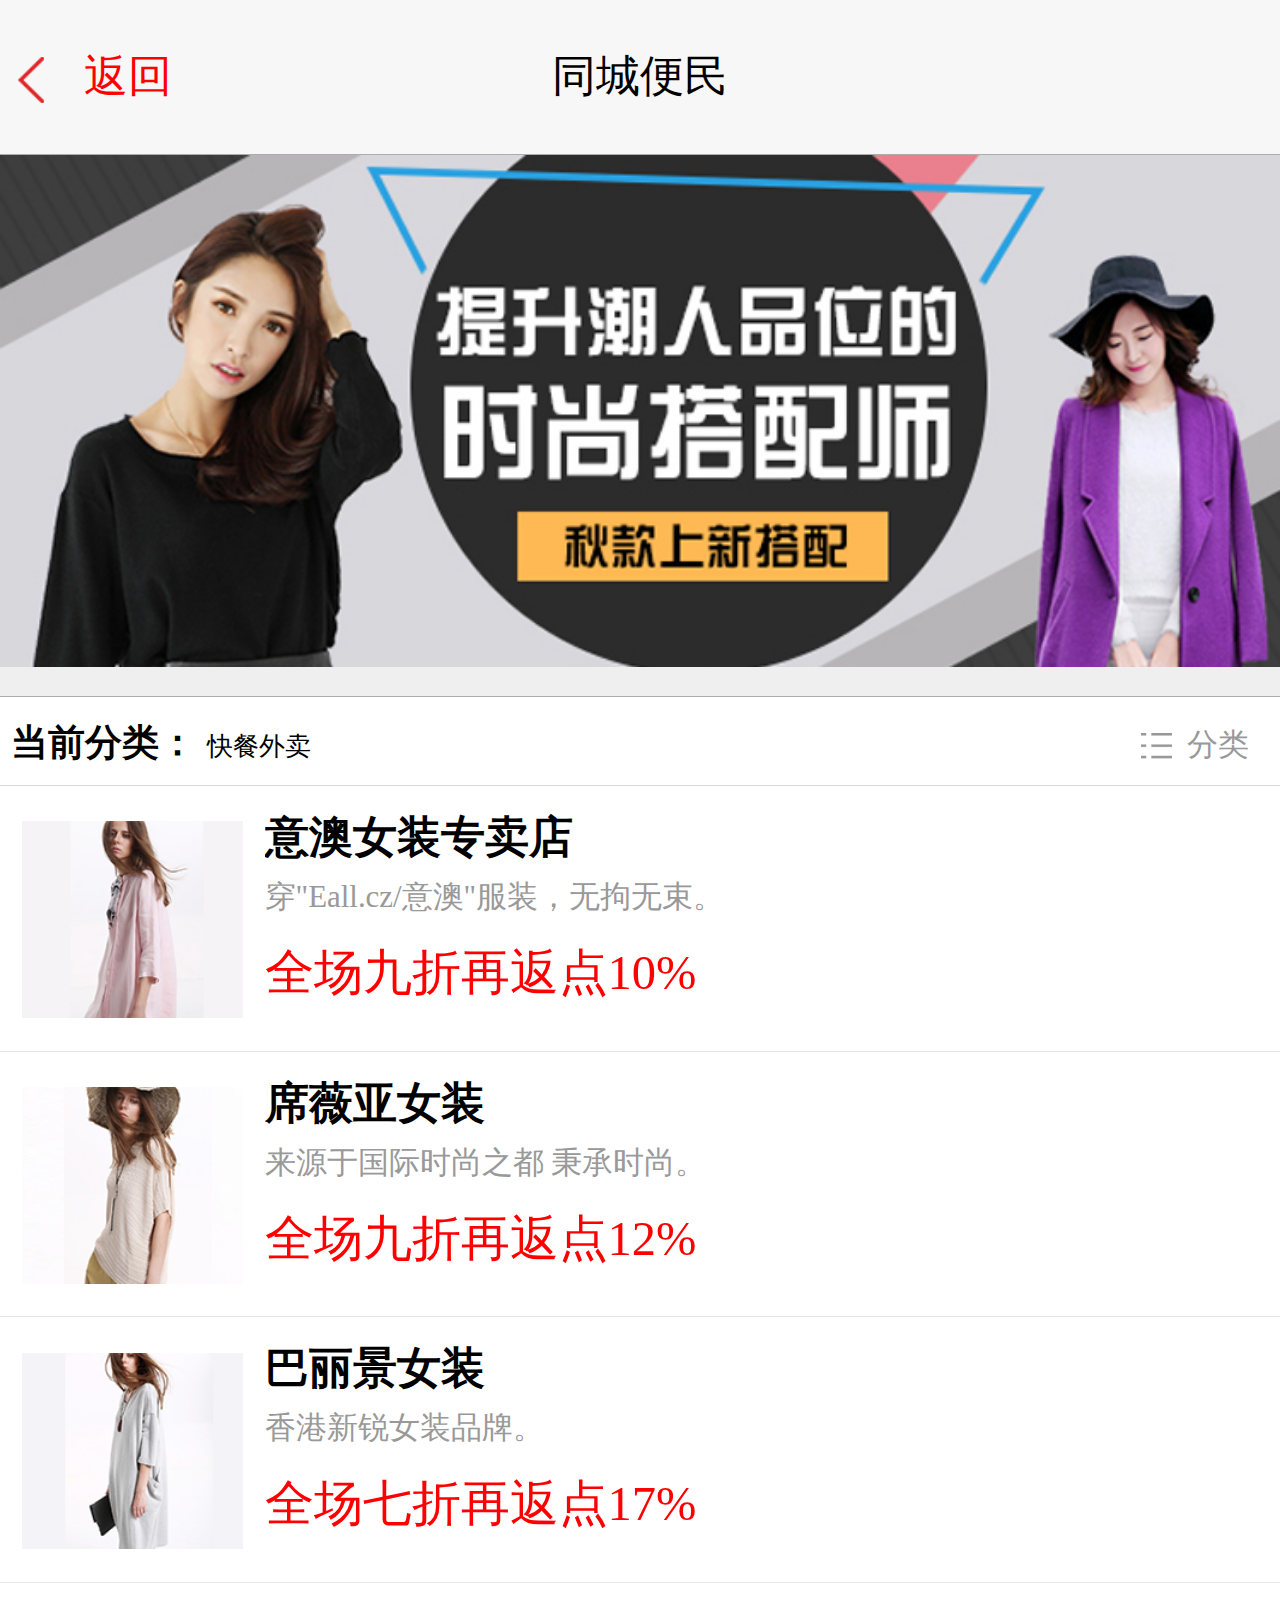
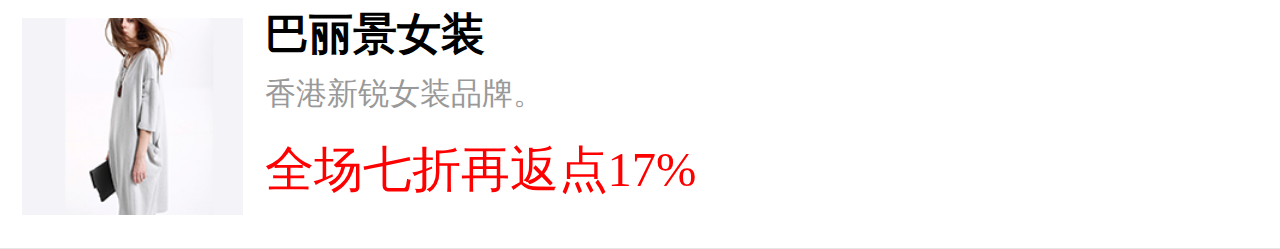
<file: service.html>
<!DOCTYPE html>
<html>
	<head>
		<meta charset="UTF-8">
		<title></title>
		<meta name="viewport" content="width=device-width, initial-scale=1.0, maximum-scale=1.0, user-scalable=no">

		<meta http-eqiv="X-UA-Compatible" content="IE=edge chrome=1">
		<link rel="stylesheet" type="text/css" href="css/login.css" />

		<link rel="stylesheet" type="text/css" href="css/index.css"/>
		<link rel="stylesheet" type="text/css" href="css/Business.css"/>
		
	</head>
	<body>
		<div class="login-header">
			<div class="f-l login-header-left">
				<a href="index.html">
					<span class="login-arrow-left"></span>
				<p>返回</p></a>
				
			</div>
			<p>同城便民</p>
		</div>
		<div class="banner">
			<img src="img/banner.png" />
		  
		</div>
		<div class="index-classify">
			<div class="index-classify-top">
				<div class="index-classify-top-left f-l productgroup01" style="text-align: center;">
					<div class="f-l divide">
						&nbsp;<h5>当前分类：</h5>
						<small>快餐外卖</small>
					</div>
				</div>
				<div class="index-classify-top-right f-r">
					<div class="f-r divide">
						<span class="icon-classify"></span>
						<small>分类</small>
					</div>
				</div>
			</div>
			<div class="index-classify-content">
				<div class="index-classify-content01 ff">
					<div class="bus-classify-mask">
						<div class="bus-classify-mask-left mail-table f-l">
							<ul>
								<li class="food">快餐外卖</li>
								<li class="hotel">送纯净水</li>
								<li class="play">公交车路线</li>
								<li class="cloth">快递物流</li>
								<li class="shoe">电脑医生</li>
								<li class="toy">社区医疗</li>
								<li>居委会</li>
								<li>教育辅导</li>
								<li>家政服务</li>
							</ul>
						</div>
						<div class="bus-classify-mask-left sub-classify-food f-r">
						<ul>
							<li>宅急送</li>
							<li>暖心外卖</li>
							<li>营养套餐</li>
							<li>土豪专享</li>
							<li>限时抢购</li>
							<li>一路热送</li>
						</ul>
						</div>
							<div class="bus-classify-mask-left sub-classify-hotel f-r">
						<ul>
							<li>碧水源</li>
							<li>沁园</li>
							<li>溢泰</li>
							<li>新科</li>
						</ul>
						</div>
							<div class="bus-classify-mask-left sub-classify-play f-r">
						<ul>
							<li>最近公交</li>
							<li>热门景点</li>
							<li>美食路线</li>
							<li>去迪士尼</li>
							<li>目的地查询</li>
						</ul>
						</div>
							<div class="bus-classify-mask-left sub-classify-skite f-r">
						<ul>
							<li>顺丰</li>
							<li>EMS</li>
							<li>申通</li>
							<li>韵达</li>
							<li>天天快递</li>
							<li>优速</li>
							<li>全峰</li>
						</ul>
						</div>	
								<div class="bus-classify-mask-left sub-classify-shoe f-r">
						<ul>
							<li>百度医生</li>
							<li>360医生</li>
							<li>金山毒霸</li>
							<li>在线电脑医生</li>
							<li>更多电脑医生</li>
						</ul>
						</div>	
						<div class="bus-classify-mask-left sub-classify-toy f-r">
						<ul>
							<li>美泰</li>
							<li>孩之宝</li>
							<li>乐高</li>
							<li>费雪</li>
							<li>金洋创意</li>
							<li>骅威</li>
							<li>迪士尼</li>
							<li>多美</li>
							<li>银辉</li>
						</ul>
						</div>	
						
							
						
					</div>
					<div class="index-classify-content01-mask">
						
					</div>
					<ul>
						<li><span><img src="img/products/products02.png"/></span>
							<div class="f-l index-classify-content01-right">
								<h4>意澳女装专卖店</h4>
								<small>穿"Eall.cz/意澳"服装，无拘无束。</small>
								<p>全场九折再返点10%</p>
							</div>
						</li>
						<li><span><img src="img/products/products03.png"/></span>
							<div class="f-l index-classify-content01-right">
								<h4>席薇亚女装</h4>
								<small>来源于国际时尚之都 秉承时尚。</small>
								<p>全场九折再返点12%</p>
							</div>
						</li>
						<li><span><img src="img/products/products04.png"/></span>
							<div class="f-l index-classify-content01-right">
								<h4>巴丽景女装</h4>
								<small>香港新锐女装品牌。</small>
								<p>全场七折再返点17%</p>
							</div>
						</li>
						<li><span><img src="img/products/products04.png"/></span>
							<div class="f-l index-classify-content01-right">
								<h4>巴丽景女装</h4>
								<small>香港新锐女装品牌。</small>
								<p>全场七折再返点17%</p>
							</div>
						</li>
					</ul>
				</div>
			</div>

		</div>
		<script src="js/jquery-2.1.1.js" type="text/javascript" charset="utf-8"></script>
	<script type="text/javascript">
		var mailtable=$(".index-classify-content01>.bus-classify-mask>.mail-table>ul>li")
        mailtable.click(function(){
        	$(this).addClass("bus-classify-mask-active").siblings().removeClass("bus-classify-mask-active")
           })
          $(".food").click(function(){
          	$(".sub-classify-food").stop().animate({
          		"marginLeft":"50%"
          	},350);
          		$(".sub-classify-hotel").stop().animate({
          		"marginLeft":"0"
          	},350);
          	$(".sub-classify-play").stop().animate({
          		"marginLeft":"0"
          	},350);
          	$(".sub-classify-skite").stop().animate({
          		"marginLeft":"0"
          	},350);
          	$(".sub-classify-shoe").stop().animate({
          		"marginLeft":"0"
          	},350);
          	$(".sub-classify-toy").stop().animate({
          		"marginLeft":"0"
          	},350);
          	
          })
          
          
          $(".hotel").click(function(){
          	$(".sub-classify-hotel").stop().animate({
          		"marginLeft":"50%"
          	},350);
          	$(".sub-classify-food").stop().animate({
          		"marginLeft":"0"
          	},350);
          	$(".sub-classify-play").stop().animate({
          		"marginLeft":"0"
          	},350);
          	$(".sub-classify-skite").stop().animate({
          		"marginLeft":"0"
          	},350);
          	$(".sub-classify-shoe").stop().animate({
          		"marginLeft":"0"
          	},350);
          	$(".sub-classify-toy").stop().animate({
          		"marginLeft":"0"
          	},350);
          });
          $('.play').click(function(){
          		$(".sub-classify-play").stop().animate({
          		"marginLeft":"50%"
          	},350);
          		$(".sub-classify-hotel").stop().animate({
          		"marginLeft":"0"
          	},350);
          	$(".sub-classify-food").stop().animate({
          		"marginLeft":"0"
          	},350);
          	$(".sub-classify-skite").stop().animate({
          		"marginLeft":"0"
          	},350);
          	$(".sub-classify-shoe").stop().animate({
          		"marginLeft":"0"
          	},350);
          	$(".sub-classify-toy").stop().animate({
          		"marginLeft":"0"
          	},350);
          });
            $('.cloth').click(function(){
          		$(".sub-classify-skite").stop().animate({
          		"marginLeft":"50%"
          	},350);
          	$(".sub-classify-play").stop().animate({
          		"marginLeft":"0"
          	},350);
          		$(".sub-classify-hotel").stop().animate({
          		"marginLeft":"0"
          	},350);
          	$(".sub-classify-food").stop().animate({
          		"marginLeft":"0"
          	},350);
          	$(".sub-classify-shoe").stop().animate({
          		"marginLeft":"0"
          	},350);
          	$(".sub-classify-toy").stop().animate({
          		"marginLeft":"0"
          	},350);
          });
           $('.shoe').click(function(){
          		$(".sub-classify-shoe").stop().animate({
          		"marginLeft":"50%"
          	},350);
          		$(".sub-classify-skite").stop().animate({
          		"marginLeft":"0"
          	},350);
          	$(".sub-classify-play").stop().animate({
          		"marginLeft":"0"
          	},350);
          		$(".sub-classify-hotel").stop().animate({
          		"marginLeft":"0"
          	},350);
          	$(".sub-classify-food").stop().animate({
          		"marginLeft":"0"
          	},350);
          	$(".sub-classify-toy").stop().animate({
          		"marginLeft":"0"
          	},350);
          });
            $('.toy').click(function(){
          		$(".sub-classify-toy").stop().animate({
          		"marginLeft":"50%"
          	},350);
          			$(".sub-classify-shoe").stop().animate({
          		"marginLeft":"50%"
          	},350);
          		$(".sub-classify-skite").stop().animate({
          		"marginLeft":"0"
          	},350);
          	$(".sub-classify-play").stop().animate({
          		"marginLeft":"0"
          	},350);
          		$(".sub-classify-hotel").stop().animate({
          		"marginLeft":"0"
          	},350);
          	$(".sub-classify-food").stop().animate({
          		"marginLeft":"0"
          	},350);
          	$(".sub-classify-toy").stop().animate({
          		"marginLeft":"0"
          	},350);
          });
          $(".index-classify-top-right>.divide>small").click(function(){
//        	$(".index-classify-content01-mask").css('display','block');
//        	$(".bus-classify-mask").css('display','block');
        	
          	if($(".index-classify-content01-mask").css('display')=='none'){
//        		$(".index-classify-top-right>.divide>small").css("color","#999999");
$(".index-classify-content01-mask").css('display','block')
          	$(".bus-classify-mask").css('display','block');
          	$(".index-classify-top-right>.divide>small").css('color','#e43232');
          	}
          	else{
          		$(".index-classify-content01-mask").css('display','none')
          	$(".bus-classify-mask").css('display','none');
          		$(".index-classify-top-right>.divide>small").css('color','#999999');
          	}
          })
	</script>
	</body>
</html>
</file>
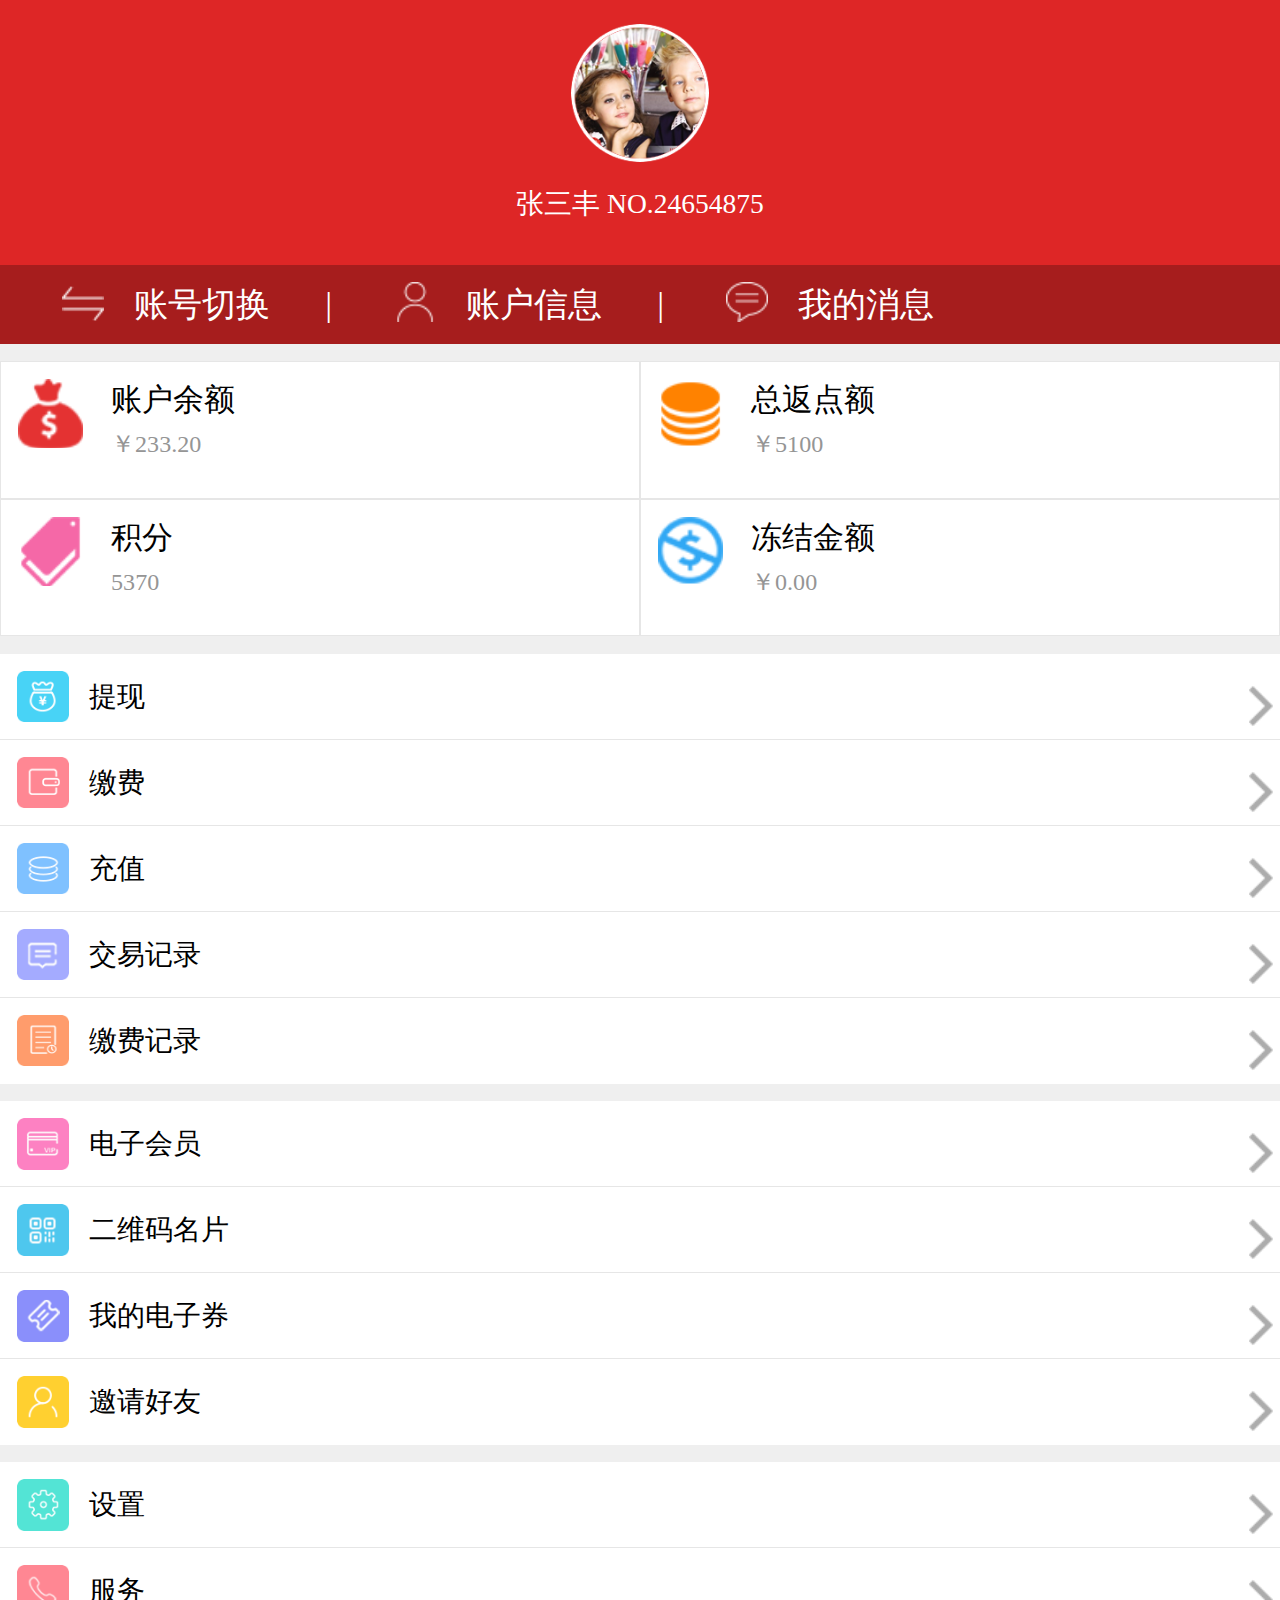
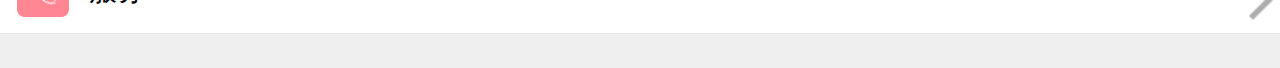
<file: user-login-content.html>
<!DOCTYPE html>
<html>

	<head>
		<meta charset="UTF-8">
		<title>11</title>
		<meta name="viewport" content="width=device-width, initial-scale=1.0, maximum-scale=1.0, user-scalable=no">
		<meta http-eqiv="X-UA-Compatible" content="IE=edge chrome=1">
		<link rel="stylesheet" type="text/css" href="css/mine.css" />
	</head>

	<body>
		<div class="mine-top">
			<div class="mine-top-mask">
				<ul>
					<li><span class="mine-top-icons-change"></span><a href="">账号切换</a></li>
					<li><span class="mine-top-icons-info"></span><a href="">账户信息</a></li>
					<li><span class="mine-top-icons-mes"></span><a href="">我的消息</a></li>
				</ul>
			</div>
			<div class="mine-icon-box">
				<img src="img/mine/login-head.png" /></div>
			<p style="font-size: .8rem;">张三丰  NO.24654875</p>
		</div>
		<div class="cash-manner">
			<ul>
				<li><span class="cash1"></span>
					<h4>账户余额</h4>
					<small>￥233.20</small>
				</li>
				<li><span class="cash2"></span><h4>总返点额</h4>
					<small>￥5100</small></li>
				<li><span class="cash3"></span><h4>积分</h4>
					<small>5370</small></li>
				<li><span class="cash4"></span><h4>冻结金额</h4>
					<small>￥0.00</small></li>
			</ul>
		</div>
		<div class="mine-input-group01">
			<ul>
				<li><span class="input01"></span><a href="提现.html"><p style="color: black">提现</p></a><i class="arrow-right"></i></li>
				<li><span class="input02"></span><p>缴费</p><i class="arrow-right"></i></li>
				<li><span class="input03"></span><p>充值</p><i class="arrow-right"></i></li>
				<li><span class="input04"></span><p>交易记录</p><i class="arrow-right"></i></li>
				<li><span class="input05"></span><p>缴费记录</p><i class="arrow-right"></i></li>
			</ul>
		</div>
		<div class="mine-input-group02">
			<ul>
				<li><span class="input06"></span><p>电子会员</p><i class="arrow-right"></i></li>
				<li><span class="input07"></span><a href="二维码.html"><p style="color: black;">二维码名片</p><i class="arrow-right"></a></i></li>
				<li><span class="input08"></span><p>我的电子券</p><i class="arrow-right"></i></li>
				<li><span class="input09"></span><p>邀请好友</p><i class="arrow-right"></i></li>
			</ul>
		</div>
		<div class="mine-input-group03">
				<ul>
				<li><span class="input10"></span><p style="color: black;">设置</p><i class="arrow-right"></i></li>
				<li><span class="input11"></span><p>服务</p><i class="arrow-right"></i></li>
			</ul>
		
		</div>
		
	</body>

</html>
</file>
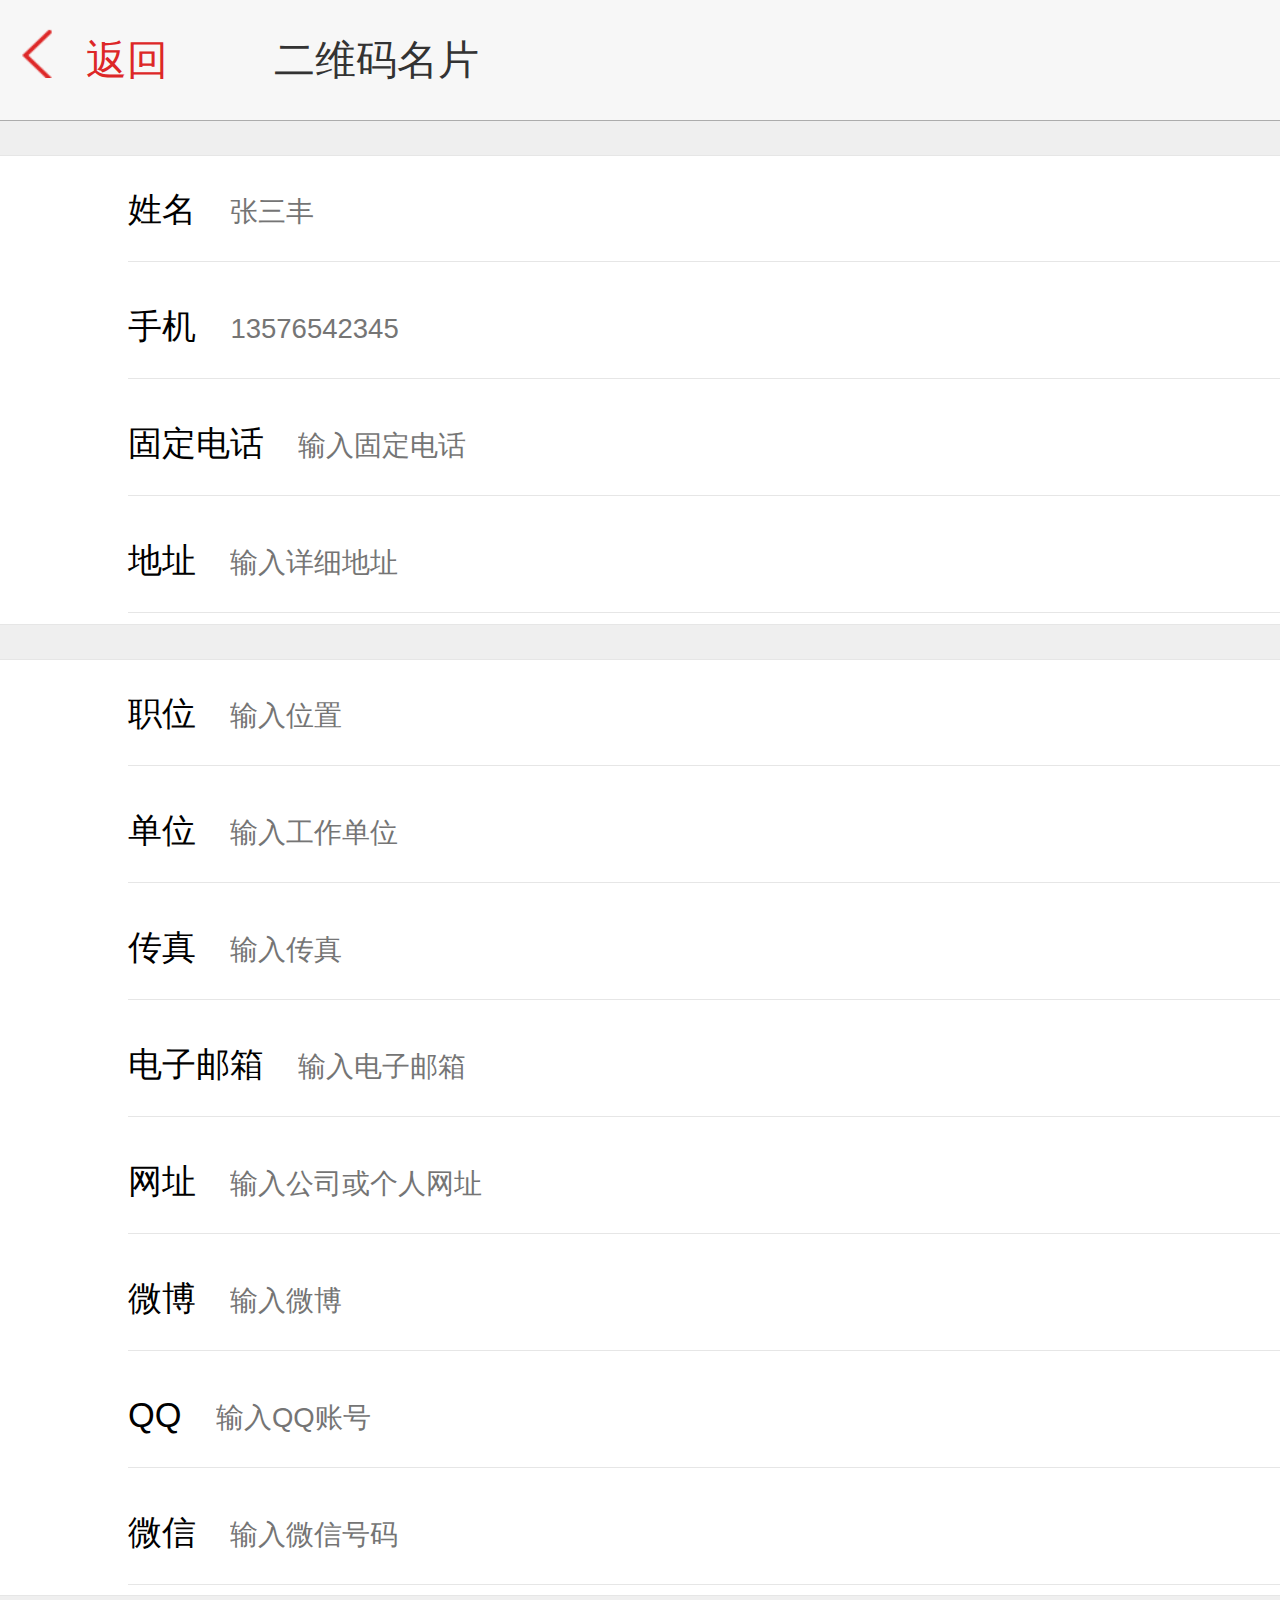
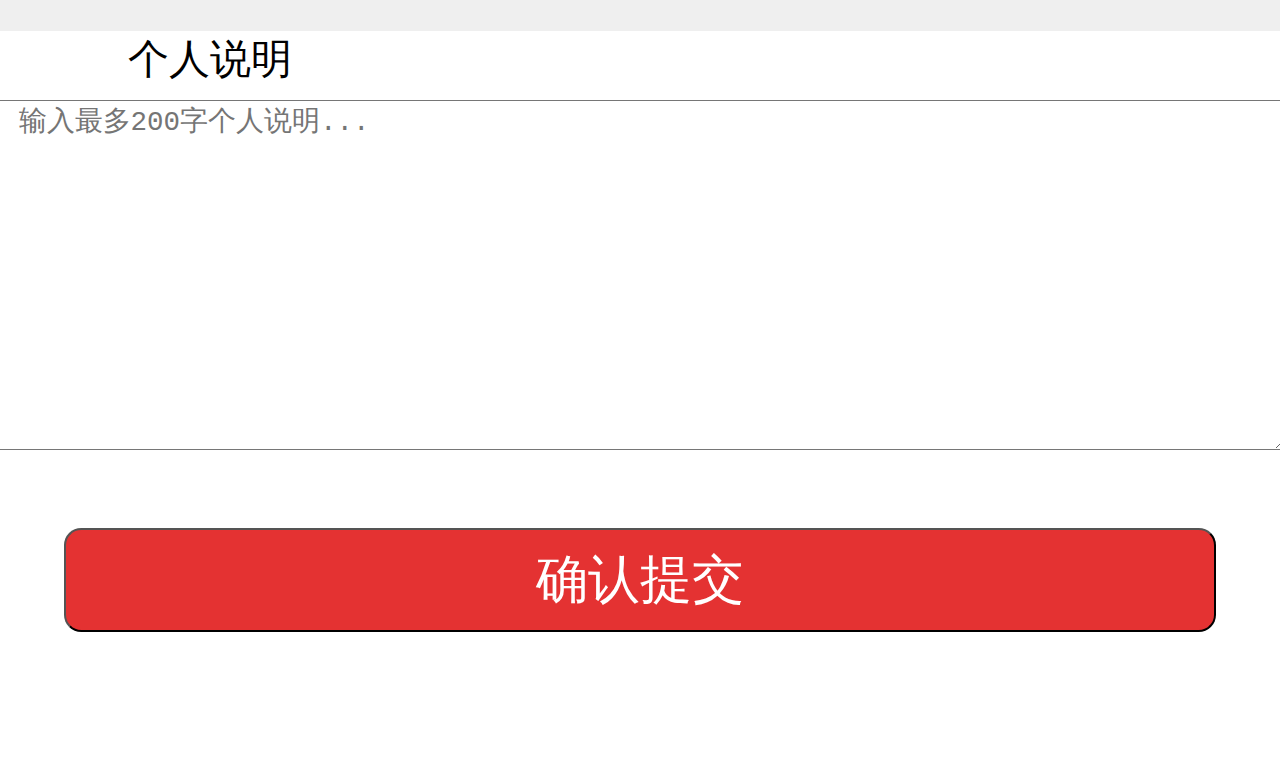
<file: 二维码.html>
<!DOCTYPE html>
<html>
	<head>
		<meta charset="UTF-8">
		<meta http-equiv="X-UA-Compatible" content="IE=Edge,chrome=1">
        <meta name="viewport" content="width=device-width, initial-scale=1.0, maximum-scale=1.0, user-scalable=no">
		<title></title>
		<link rel="stylesheet" href="css/二维码.css" />
	</head>
	<body>
		<header>
			<div class="qr-code">
				<a href="user-login-content.html"  class="return"><span  class="left-arrow"></span><span class="back">返回</span></a>
				<h1>二维码名片</h1>
			</div>
		</header>
		<section>
			<div class="information">
				<form>
				    <div class="section-top">
						<div class="name">
							<div class="turn f-r">
								<label >姓名<input type="text" placeholder="张三丰" class="noborder"/></label>
								
							</div>
							
						</div>
						<div class="name">
							<div class="turn f-r">
							<label >手机<input type="number" placeholder="13576542345" class="noborder"/></label>
							</div>
						</div>
						<div class="name">
							<div class="turn f-r">
							<label >固定电话<input type="text" placeholder="输入固定电话" class="noborder"/></label>
							</div>
						</div>
						<div class="name">
							<div class="turn f-r">
							<label >地址<input type="text" placeholder="输入详细地址" class="noborder"/></label>
							</div>
						</div>
					
				    </div>
				    <div class="section-middle">
				    	<div class="name">
				    		<div class="turn f-r">
							<label >职位<input type="text" placeholder="输入位置" class="noborder"/></label>
							</div>
						</div>
						<div class="name">
							<div class="turn f-r">
							<label >单位<input type="text" placeholder="输入工作单位" class="noborder"/></label>
							</div>
						</div>
						<div class="name">
							<div class="turn f-r">
							<label >传真<input type="text" placeholder="输入传真" class="noborder"/></label>
							</div>
						</div>
						<div class="name">
							<div class="turn f-r">
							<label >电子邮箱<input type="text" placeholder="输入电子邮箱" class="noborder"/></label>
							</div>
						</div>
						<div class="name">
							<div class="turn f-r">
							<label >网址<input type="text" placeholder="输入公司或个人网址" class="noborder"/></label>
							</div>
						</div>
						<div class="name">
							<div class="turn f-r">
							<label >微博<input type="text" placeholder="输入微博" class="noborder"/></label>
							</div>
						</div>
						<div class="name">
							<div class="turn f-r">
							<label >QQ<input type="text" placeholder="输入QQ账号" class="noborder"/></label>
							</div>
						</div>
						<div class="name">
							<div class="turn f-r">
							<label >微信<input type="text" placeholder="输入微信号码" class="noborder"/></label>
						    </div>
						</div>
							
				    </div>
				    <div class="section-bottom">
				    	<div class="description">
				    		<p>个人说明</p>
				    		<textarea placeholder="&nbsp;输入最多200字个人说明..." class="textarea"></textarea>
				    		<button type="button">确认提交</button>
				    	</div>
				    	
				    </div>
				</form>
			<div>
		</section>
	</body>
</html>
</file>
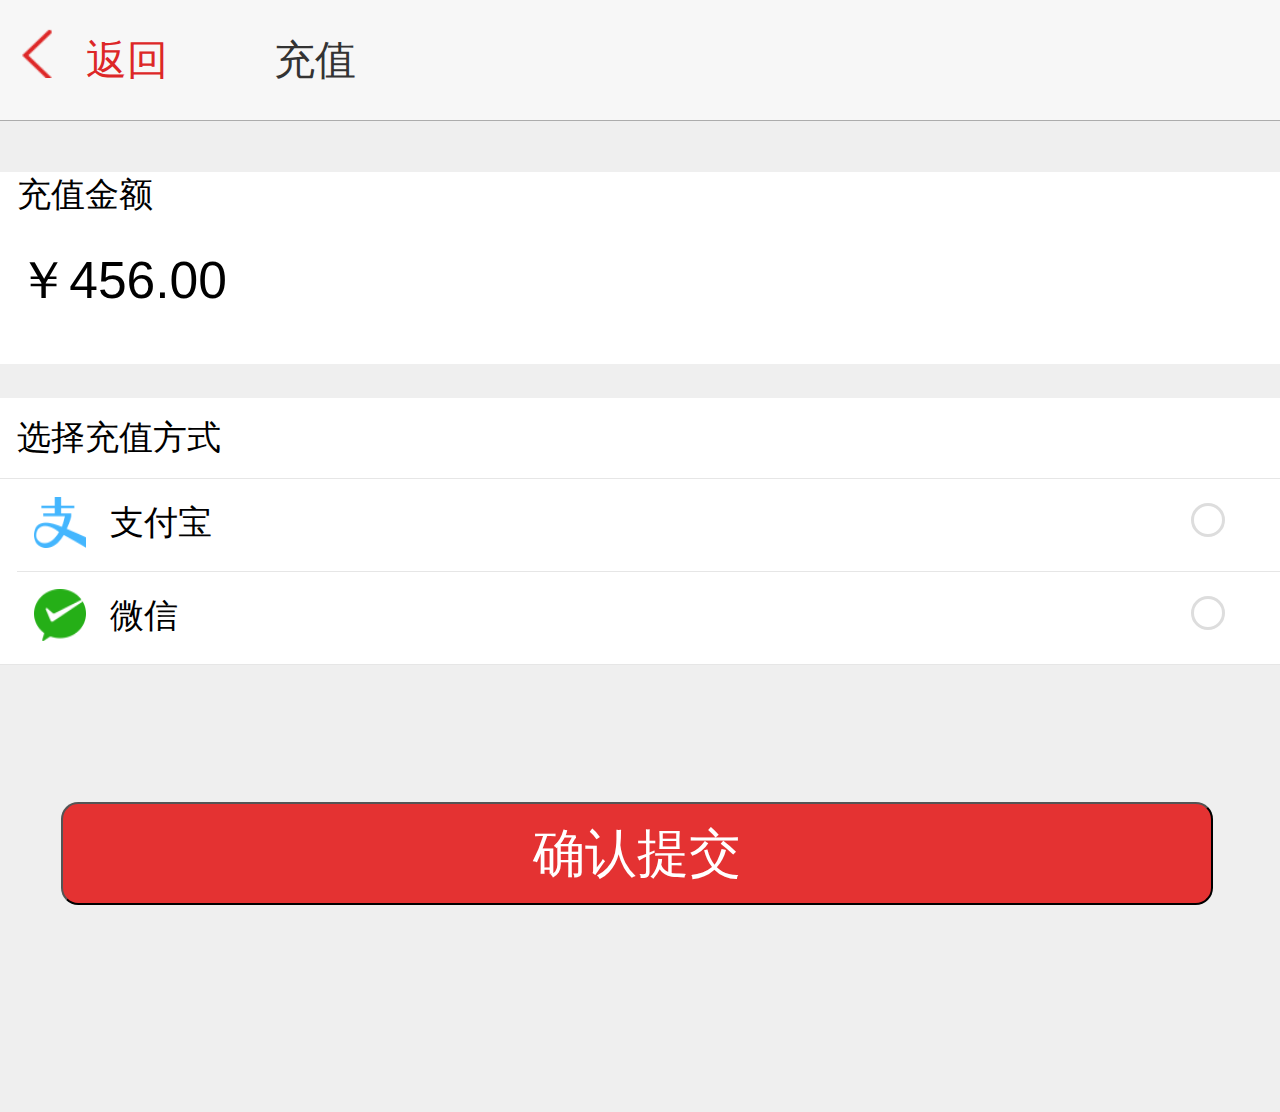
<file: 充值.html>
<!DOCTYPE html>
<html>
	<head>
		<meta charset="UTF-8">
		<meta http-equiv="X-UA-Compatible" content="IE=Edge,chrome=1">
        <meta name="viewport" content="width=device-width, initial-scale=1.0, maximum-scale=1.0, user-scalable=no">
		<title></title>
		<link rel="stylesheet" href="css/二维码.css" />
		<style>
			.recharge{
				padding-top: 5rem;
				padding-bottom: 1rem;
			}
			.rechargemoney{
				background-color: #FFFFFF;
				font-size: 1rem;
				padding-left: .5rem;
			}
			.rmb{
				padding: .8rem 0 1.4rem 0;
				font-size: 1.5rem;
			}
			.chioce{
				background-color: #FFFFFF;
				font-size: 1rem;
			}
			.mode{
				padding: .5rem;
				border-bottom: 1px solid #e6e6e6;
			}
			.icon-b img,.icon-c img{
		    	width: 1.5rem;
		    	height: 1.5rem;
		    }
		    .icon-b,.icon-c{
		    	display: inline-block;
		    	line-height: 2rem;
		      padding-left: .5rem;
		      padding-top: .5rem;
		    }
		    .words{
				display: inline-block;
				/*line-height: 3rem;*/
				font-size: 1rem;
			}
			.location{
				position: relative;
			}
			.locations{
				position: absolute;
				top: .6rem;
				padding-left: .7rem;
			}
			.circle{
				position: absolute;
				right: 1.5rem;
				top: .6rem;
			}
			input[type=radio] {
			    display: inline-block;
			    vertical-align: middle;
			    width: 1rem;
			    height: 1rem;
			    -webkit-appearance: none;
			    background-color: transparent;
			    border: 0;
			    outline: 0 !important;
			    line-height: 1rem;
			    color: #d8d8d8;
			}
			input[type=radio]:after {
			    content: "";
			    display:block;
			    width: 1rem;
			    height: 1rem;
			    border-radius: 50%;
			  text-align: center;
			  line-height: .6rem;
			  font-size: .8rem;
			  color: #fff;
			    border: 3px solid #ddd;
			    background-color: #fff;
			    box-sizing:border-box;
			}
			input[type=radio]:checked:after {
			    content: "L";
			    transform:matrix(-0.766044,-0.642788,-0.642788,0.766044,0,0);
			    -webkit-transform:matrix(-0.766044,-0.642788,-0.642788,0.766044,0,0);
			    border-color: #099414;
			    background-color: #099414;
			}
			.new-name{
				border-bottom: 1px solid #E6E6E6;
				margin-left: .5rem;
			}
			.alipay{
				padding-left: .5rem;
				border-bottom: 1px solid #e6e6e6;
			}
			.section-bottom button{
				width: 90%;
				height: 3rem;
				background-color:#e43232;
				font-size: 1.5rem;
				color: #FFFFFF;
				text-align: center;
				border-radius: 0.5rem;
				margin: 3rem 1.2rem 6rem 1rem;
				outline: none;
			}
		</style>
	</head>
	<body>
		<header>
			<div class="qr-code">
				<a href="index.html" class="return"><span>返回</span></a>
				<h1>充值</h1>
			</div>
		</header>
		<section>
			<div class="recharge">
				<div class="rechargemoney">
					<p>充值金额</p>
					<p class="rmb">￥456.00</p>
				</div>
			</div>
			<div class="chioce">
				<div class="mode">
					<p>选择充值方式</p>
				</div>
				<div class="new-name location">
					<span class="icon-b"><img src="img/app/alipay.png"/></span>
					<span class="words locations">支付宝</span>
					<input type="radio" name="choice" class="circle"/>
				</div>
				<div class="alipay location">
					<span class="icon-c"><img src="img/app/wechat.png"/></span>
					<span class="words locations">微信</span>
					<input type="radio" name="choice" class="circle"/>
				</div>
			</div>
			<div class="section-bottom">
				<button type="button change">确认提交</button>
			</div>
		</section>
	</body>
</html>
</file>
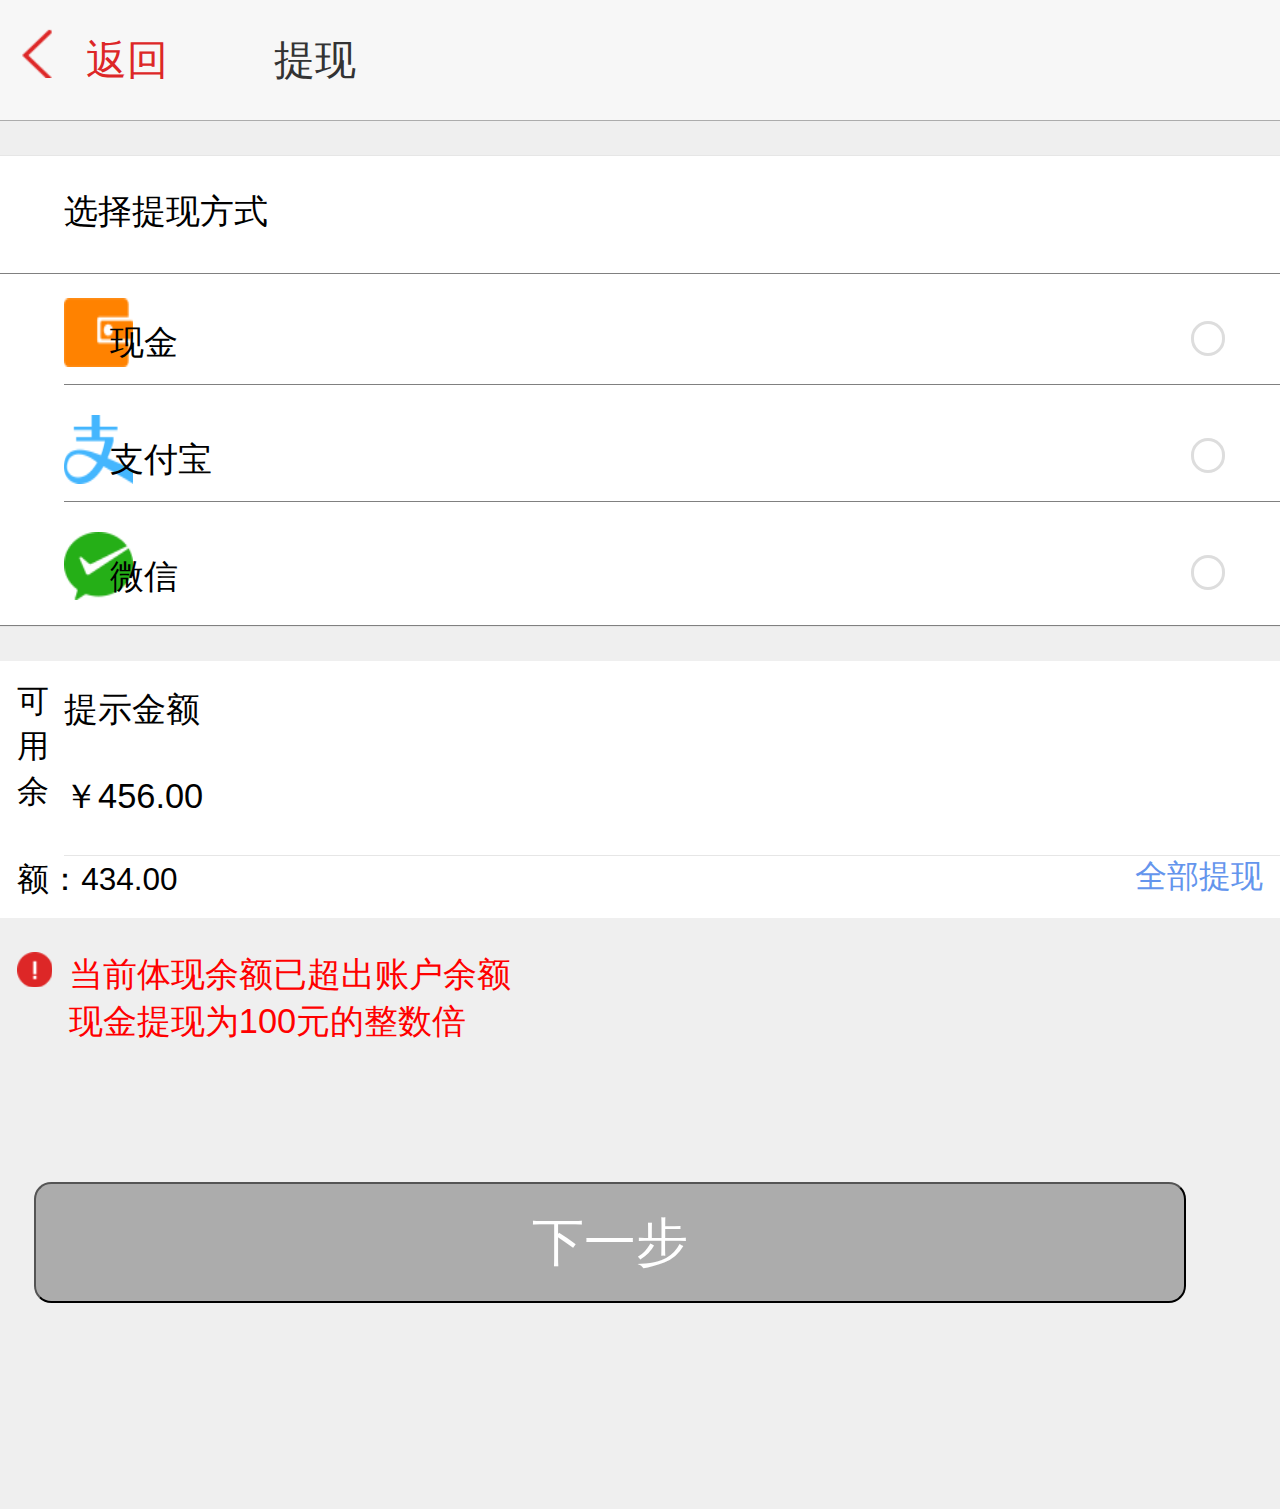
<file: 提现.html>
<!DOCTYPE html>
<html>
	<head>
		<meta charset="UTF-8">
		<meta http-equiv="X-UA-Compatible" content="IE=Edge,chrome=1">
        <meta name="viewport" content="width=device-width, initial-scale=1.0, maximum-scale=1.0, user-scalable=no">
		<title></title>
		<link rel="stylesheet" href="css/二维码.css" />
		<style>
		    .icon-a img,.icon-b img,.icon-c img{
		    	width: 2rem;
		    	height: 2rem;
		    }
		    .icon-a,.icon-b,.icon-c{
		    	display: inline-block;
		    	line-height: 3rem;
		    		padding-top: .5rem;
		    }
		    .words{
				display: inline-block;
				line-height: 2.8rem;
				font-size: 1rem;
			}
			.turns{
				width: 95%;
				height: 3rem;
				border-bottom: 1px solid gray;
				z-index: 22;
			}
			.location{
				position: relative;
			}
			.locations{
				position: absolute;
				top: .6rem;
				left: 3.2rem;
				/*padding-left: .7rem;*/
			}
			.circle{
				position: absolute;
				right: 1.5rem;
				top: 1.3rem;
			}
			input[type=radio] {
			    display: inline-block;
			    vertical-align: middle;
			    width: 1rem;
			    height: 1rem;
			    -webkit-appearance: none;
			    background-color: transparent;
			    border: 0;
			    outline: 0 !important;
			    line-height: 1rem;
			    color: #d8d8d8;
			}
			input[type=radio]:after {
			    content: "";
			    display:block;
			    width: 1rem;
			    height: 1rem;
			    border-radius: 50%;
			  text-align: center;
			  line-height: .6rem;
			  font-size: .8rem;
			  color: #fff;
			    border: 3px solid #ddd;
			    background-color: #fff;
			    box-sizing:border-box;
			}
			input[type=radio]:checked:after {
			    content: "L";
			    transform:matrix(-0.766044,-0.642788,-0.642788,0.766044,0,0);
			    -webkit-transform:matrix(-0.766044,-0.642788,-0.642788,0.766044,0,0);
			    border-color: #099414;
			    background-color: #099414;
			}
            .alert{
            	margin-top: 1rem;
            }
            .money{
            	background-color: #FFFFFF;
            }
            .money-one{
            	width: 95%;
            	float: right;
            	border-bottom: 1px solid #e6e6e6;
            }
            .pd{
            	padding: .5rem 0 1rem 0;
            }
            .money-two{
            	margin-left: 0.5rem;
            	padding: .5rem 0;
            	font-size: 1.1rem;
            }
            .small-right{
            	float: right;
            	padding-right: .5rem;
            	color: cornflowerblue;
            	
            }
            .red-circle{
            	width: 1rem;
            	height: 1rem;
            	background-image: url(img/app/redcircle.png);
            	display: inline-block;
            	background-size: cover;
            	margin-right: .5rem;
            }
            .red-words{
            	color: red;
            	font-size: 1rem;
            	margin:1rem .5rem;
            	
            }
            .deposit{
            	margin-left: 1.5rem;
            }
            .garybutton button{
            	width: 90%;
				height: 3.5rem;
				background-color:#acacac;
				font-size: 1.5rem;
				color: #FFFFFF;
				text-align: center;
				border-radius: 0.5rem;
				margin: 3rem 1.2rem 6rem 1rem;
            }
            .pay{
            	width: 95%;
            	float: right;
            	
            }
            .name-pay{
            	border-bottom: 1px solid gray;
            }
            .bd{
            	border:none;
            }
		</style>
	</head>
	<body>
		<header>
			<div class="qr-code">
				<a href="index.html" class="return"><span>返回</span></a>
				<h1>提现</h1>
			</div>
		</header>
		<section>
			<div class="information">
				<div class="section-top">
					<div class="name name-pay">
						<span class="words pay">选择提现方式</span>
					</div>
			        <form>		
					<div class="name location">
						<div class="turns f-r">
						<span class="icon-a"><img src="img/app/wallet.png"/></span>
						<span class="words locations">现金</span>
						<!--<span class="green-circle"></span> -->
						<input type="radio" name="cash" class="circle"/>
						</div>
					</div>
					<div class="name location">
						<div class="turns f-r">
						<span class="icon-b"><img src="img/app/alipay.png"/></span>
						<span class="words locations">支付宝</span>
						<!--<span class="circle"></span>-->
						<input type="radio" name="cash" class="circle"/>
						</div>
					</div>
					<div class="name name-pay location">
						<div class="turns bd f-r">
						<span class="icon-c"><img src="img/app/wechat.png"/></span>
						<span class="words locations">微信</span>
						<!--<span class="circle"></span>-->
						<input type="radio" name="cash" class="circle"/>
						</div>
					</div>
					</form>
				</div>
			</div>
			<div class="alert">
				<div class="money">
					<div class="money-one">
						<p class="words">提示金额</p>
					    <p class="pd">￥456.00</p>
					</div>
					
					<div class="money-two">
					<small >可用余额：434.00</small>
					<small class="small-right">全部提现</small>
				    </div>
				</div>
				<div class="red-words">
					<p><span class="red-circle"></span>当前体现余额已超出账户余额</p>
					<p class="deposit">现金提现为100元的整数倍</p>
				</div>
				<div class="garybutton">
					<button type="button">下一步</button>
				</div>
			</div>
		</section>
	</body>
</html>
</file>
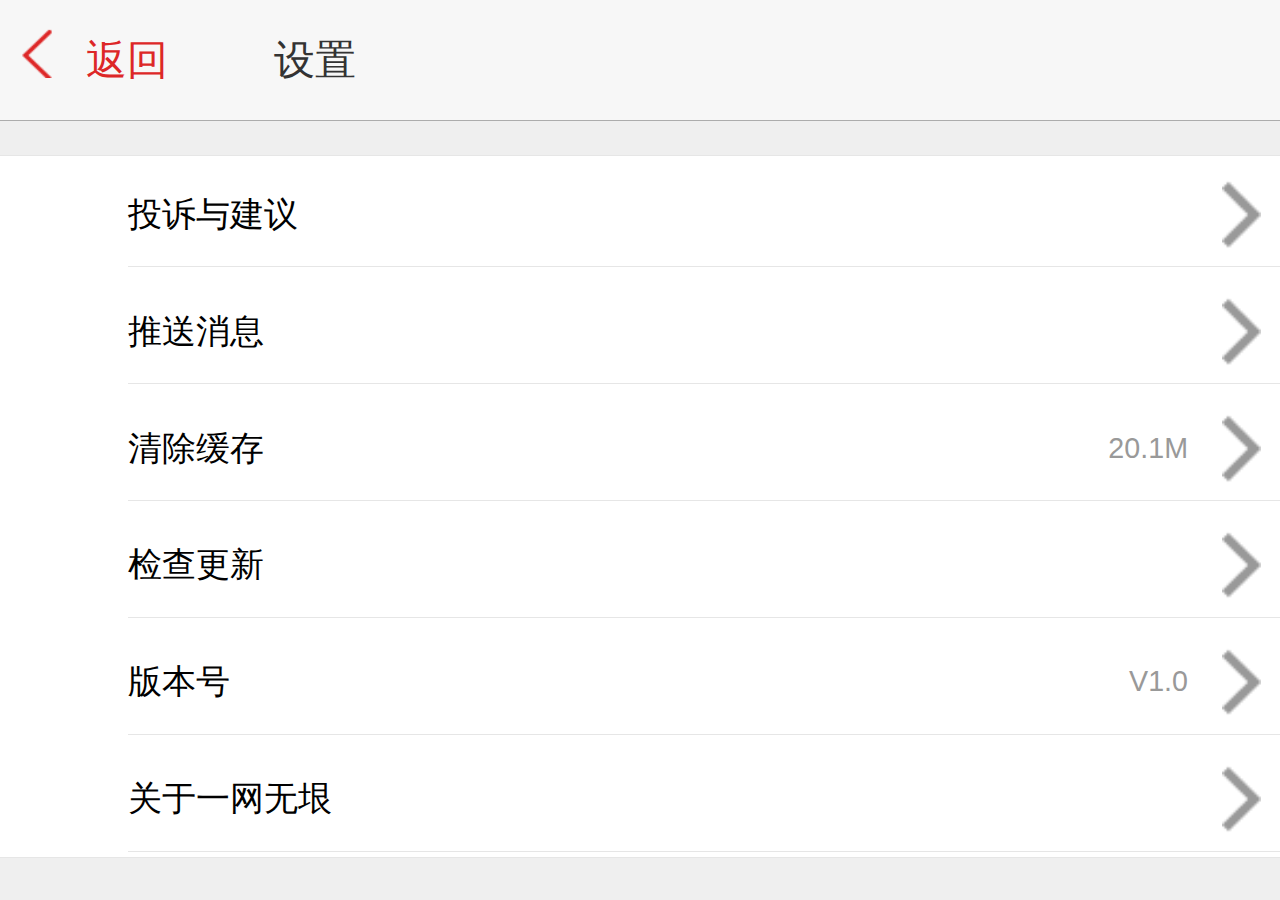
<file: 设置.html>
<!DOCTYPE html>
<html>
	<head>
		<meta charset="UTF-8">
		<meta http-equiv="X-UA-Compatible" content="IE=Edge,chrome=1">
        <meta name="viewport" content="width=device-width, initial-scale=1.0, maximum-scale=1.0, user-scalable=no">
		<title></title>
		<link rel="stylesheet" href="css/二维码.css" />
		<style>
			.arrow-right{
				
				display: inline-block;
				background-image: url(img/rightarrow.png);
				background-repeat: no-repeat;
				background-size: contain;
				width: 5%;
				height: 2rem;
				margin-top: 0.5rem;
			}
			.words{
				display: inline-block;
				line-height: 3rem;
				font-size: 1rem;
			}
			small{
				color: #999999;
				float: right;
				line-height: 3rem;
				/*font-size: 1rem;*/
				padding-right: 1rem;
			}
		</style>
	</head>
	<body>
		<header>
			<div class="qr-code">
				<a href="user-login-content.html" class="return"><span>返回</span></a>
				<h1>设置</h1>
			</div>
		</header>
		<section>
			<div class="information">
				<div class="section-top">
					<div class="name">
						<div class="turn f-r">
							<span class="words">投诉与建议</span>
						    <span class="arrow-right f-r"></span>
						</div>
						
					</div>
					<div class="name">
						<div class="turn f-r">
							<span class="words">推送消息</span>
						    <span class="arrow-right f-r"></span>
						</div>
						
					</div>
					<div class="name">
						<div class="turn f-r">
						<span class="words">清除缓存</span>
						<span class="arrow-right f-r"></span>
					    <small>20.1M</small>
						</div>
					</div>
					<div class="name">
						<div class="turn f-r">
						<span class="words">检查更新</span>
						<span class="arrow-right f-r"></span>
						</div>
					</div>
					<div class="name">
						<div class="turn f-r">
						<span class="words">版本号</span>
						<span class="arrow-right f-r"></span>
						<small>V1.0</small>
						</div>
					</div>
					<div class="name">
						<div class="turn f-r">
						<span class="words">关于一网无垠</span>
						<span class="arrow-right f-r"></span>
						</div>
					</div>
				</div>
			</div>
		</section>
		<footer>
			<div class="footer-bottom"></div>
		</footer>
	</body>
</html>
</file>
<file: css/index.css>
* {
		margin: 0;
		padding: 0;
	}
	
	li {
		list-style: none;
		padding: 0;
		margin: 0;
	}
	
	a {
		text-decoration: none;
	}
	
	body {
		font-family: "微软雅黑";
	}
	
	.f-l {
		float: left;
	}
	
	.f-r {
		float: right;
	}
	
	html {
		font-size: 16px;
		font-family: helvetica, "microsoft yahei";
	}
	
	.header {
		width: 100%;
		height: 3rem;
		background-color: rgb(228, 50, 50);
		position: fixed;
		top: 0;
		left: 0;
		z-index: 10000;
	}
	.header-mask{
		width: 100%;
		height: 3rem;
		background-color: rgb(247, 247, 247);
		position: fixed;
		top: 0;
		left: 0;
		line-height: 3rem;
		z-index: 10001;
		display: none;
	}
	.body-searcher-mask{
		height: 100%;
		width: 100%;
		background-color: rgb(239,239,239);
		position: fixed;
		left: 0;top:0
	}
	.header-mask-contaier{
		width: 94%;
		margin: 0 auto;
	}
	.header-mask-dropdown{
		width: 100%;
		height: 35rem;
		background-color: rgb(239,239,239);
		margin-top: -30rem;
		animation: dropdown 0.2s linear forwards;
	}
	@-webkit-keyframes dropdown{
		0%{
		margin-top: -25rem;
			
		}100%{
		margin-top: -.1rem;
		}
	}
	.header-mask-dropdown ul{
		width: 100%;
		height: 100%;
		
	}
	.header-mask-dropdown ul li{
		padding-left: .7rem;
		height: 2.5rem;
		line-height: 2.5rem;
		border-bottom: 1px solid rgb(230,230,230);
		background-color: white;

		
	}
	.header-mask-dropdown ul li a{
		color: rgb(51,51,51);
		font-size: .8rem;

	}
	.header-mask-dropdown ul li:first-child{
		height: 3rem;
		background-color: rgb(239,239,239);
		color: rgb(153,153,153);

	}
	.header-mask-dropdown ul li:last-child{
		padding-top: 2rem;
		border: none;
		background-color: rgb(239,239,239) ;
	}
	.header-mask-dropdown ul li:last-child button{
		width: 90%;
		height: 2.5rem;
		border: 1px solid rgb(216,216,216);
			border-radius: .2rem;
			background-color: white;
			color: red;
			font-size: 1rem;
			outline: none;
	}
	.header-mask-contaier input{
		width: 68%;
		border: none;

		height: 1.5rem;
		border-radius: .6rem;
		position: relative;
		top: -.3rem;
		outline: none;
		background: url(../img/se.png) no-repeat;
		background-size: 5%;
		background-position: 1rem .4rem;
		background-color: rgb(230,230,230);
		padding-left: 2.3rem;
		font-size: .7rem;
		
	}
	.header-mask-contaier span{
		float: right;
		font-size: .8rem;
	}
	.header-container {
		width: 100%;
		margin: 0 auto;
		height: 100%;
	}
	
	.header-container-left {
		height: 100%;
		width: 24%;
		margin-left: 1rem;
	}
	
	.header-container-left p {
		color: white;
		line-height: 3rem;
		font-size: 1rem;
		display: inline;
	}
	
	.arrow-down {
		display: inline-block;
		width: 1.5rem;
		height: .7rem;
		background: url(../img/arrow.png) no-repeat;
		margin-left: .4rem;
	}
	
	.header-container-right {
		height: 3rem;
		width: 11%;
	}
	
	.message {
		display: inline-block;
		height: 2rem;
		width: .7rem;
		line-height: 3rem;
		background: url(../img/mes.png) no-repeat;
		margin-top: .7rem;
		background-size: 70%;
	}
	
	.header-container-mid {
		width: 68%;
		height: 100%;
		margin: 0 auto;
		line-height: 2.5rem;
	}
	
	
	.header-container-mid input {
		display: inline-block;
		width: 9rem;
		height: 1.5rem;
		border-radius: 5rem;
		background-color: white;
		text-align: center;
	}
	
	.banner {
		width: 100%;
		margin-top: 1.7rem;

	}
	
	.banner img {
		width: 100%;
	}
	
	.sub-banner {
		margin-top: .4rem;
		height: 4.5rem;
		width: 100%;
		background-color: white;
		position: relative;
		
	}
	
	.sub-banner-in {
		position: absolute;
		height: 80%;
		width: 90%;
		left: 0.4rem;
		bottom: :0.4rem;
		right: 0;
		background-size: contain;
padding: .5rem;		
	}
	
	.sub-banner-in img {
		width: 100%;
	}
	
	body {
		background-color: rgb(239, 239, 239);
	}
	
	.index-classify {
		height: 20rem;
		width: 100%;
		background-color: white;
		padding-bottom: 3.5rem;
		margin-top: .4rem;
		position: relative;
	}
	
	.index-classify-top {
		height: 2rem;
		width: 100%;
		position: relative;
		border-bottom: 1px solid rgb(216, 216, 216);
	}
	
	.index-classify-top-left,
	.index-classify-top-right {
		height: 2rem;
		width: 50%;
		line-height: 2rem;
	}
	
	.index-classify-top-left p,
	.index-classify-top-right p {
		display: inline;
		font-size: .8rem;
		padding-left: .5rem;
	}
	
	.icon-classify {
		display: inline-block;
		width: 1.4rem;
		height: .6rem;
		background-color: red;
		background: url(../img/classify.png) no-repeat;
		position: relative;
		top: .1rem;
		background-size: 100%;
	}
	
	.index-classify-top-left .f-r small,
	.index-classify-top-right .f-r small {
		font-size: .7rem;
		color: rgb(153, 153, 153);
		padding-right: .7rem
	}
	
	.index-classify-content {
		width: 100%;
		height: 18rem;
		position: relative;
	}
	
	.classify-mask {
		position: absolute;
		left: 0;
		top: 0;
		display: none;
	}
	
	.index-classify-content01 {
		height: 100%;
		width: 100%;
	}
	
	.index-classify-content01 ul {
		height: 100%;
		width: 100%;
	}
	
	.index-classify-content01>ul>li {
		height: 6rem;
		border-bottom: 1px solid rgb(230, 230, 230);
	}
	
	.index-classify-content01>ul>li>span {
		float: left;
		display: inline-block;
		height: 5rem;
		width: 5rem;
		padding-left: .5rem;
		padding-top: .8rem;
		padding-right: .5rem;
	}
	
	.index-classify-content01-right {
		width: 65%;
		margin-right: .4rem;
		overflow: hidden;
	}
	
	.classify-mask {
		overflow: hidden;
		width: 100%;
		height: 100%;
	}
	
	.top-mask {
		height: 5rem;
		width: 100%;
		background-color: white;
		position: absolute;
		bottom: -5.5rem;
		left: 0;
		z-index: 100000;
		display: none;
	}
	
	.top-mask ul {
		width: 90%;
		height: 5rem;
		margin: 0 auto;
	}
	
	.top-mask ul li {
		float: left;
		height: 1.5rem;
		margin-left: .8rem;
		margin-top: .3rem;
		border: 1px solid rgb(210, 210, 210);
		border-radius: .3rem;
	}
	
	.top-mask ul li:first-child {
		margin-left: 0;
	}
	
	.top-mask ul li:nth-child(5) {
		margin-left: 0;
	}
	
	.top-mask ul li a {
		font-size: .7rem;
		margin: 0 .5rem;
		color: rgb(107, 107, 107);
	}
	
	.index-classify-content01-right small {
		text-overflow: ellipsis;
		white-space: nowrap;
	}
	
	.index-classify-content01 ul li h4 {
		padding-top: .5rem;
	}
	
	.index-classify-content01 ul li small {
		color: rgb(153, 153, 153);
		font-size: .7rem;
		overflow: hidden;
	}
	
	.index-classify-content01 ul li p {
		color: red;
		padding-top: .5rem;
		font-size: 1.1rem;
	}
	
	.index-classify-content01 ul li span img {
		width: 100%;
	}
	.body-mask{
		width: 100%;
		height: 100%;
		background:url(../img/ball/ball-bg.png) no-repeat;
		background-size:cover;
		opacity: 1;
		position: relative;
		display: none;
	}
	.body-mask-content{
		position:absolute;
		height: 13rem;
		width: 100%;
		bottom: -15rem;
		animation:ball .6s ease-in-out forwards;
		
	}
	@-webkit-keyframes ball{
		0%{
			bottom:-15rem
		}
		80%{
			bottom: 8rem;
		}100%{
			bottom: 5rem;
		}
	}
	.body-mask-content ul {
		width: 100%;
	}
	.body-mask-content ul li{
		width: 33%;
		text-align: center;
		float: left;	
		margin-top: .8rem;
	}
	.body-mask-content ul li img{
		width: 60%;
	}
	.body-mask-content ul li a p{
		font-size:.8rem;
		color: rgb(51,51,51);
		
	}
	.mask-close{
		position: absolute;
		width: 2rem;
		height: 2rem;
		background: url(../img/ball/close.png)no-repeat;
		background-size: 80%;
		bottom: 0;
		left: 50%;
		margin-left: -1rem;
	}
	.footer {
		height: 3rem;
		width: 100%;
		position: fixed;
		background-color: rgb(247, 247, 247);
		left: 0;
		bottom: 0;
		opacity: .9;
		z-index: 100000;
	}
	
	.footer-circle {
		border-radius: 50%;
		margin: 0 auto;
		height: 4.5rem;
		width: 4.5rem;
		background-color: inherit;
		position: absolute;
		bottom: .1rem;
		left: 50%;
		margin-left: -2.2rem;
		text-align: center;
	}
	
	.footer-circle img {
		width: 90%;
		padding-top: .3rem;
	}
	
	.footer-left,
	.footer-right {
		width: 48%;
		height: 100%;
		text-align: center;
		line-height: 1.5rem;
		display: inline-block;
	}
	
	.footer-left,
	.footer-right img {
		padding-top: .4rem;
	}
	
	.footer-left p,
	.footer-right p {
		line-height: .8rem;
		font-size: .7rem;
	}
	
	.footer-icon {
		display: inline-block;
		width: 1rem;
	}
	
	.footer-icon img {
		width: 100%;
		height: 100%;
	}
	
	
	.active {
		color: rgb(228, 50, 50);
		border-bottom: .2rem solid rgb(228, 50, 50);
		box-sizing: border-box;
	};
	html body{
		overflow: hidden;
		height: 100%;
	}
	body{
		position: relative;

		
	}
	.body-mask{
		height: 100%;
		width: 100%;
		position: fixed;
		top:0;
		z-index: 100000000;
		background: url(../img/ball/ball-bg.png);
	}
	.cash-manner{
		width: 100%;
		height: 3.5rem;
	}
	
	@media only screen and (min-width:320px) {
		html {
			font-size: 17.2px!important;
		}
		.message {
			width: 1.8rem;
		}
		.icon-classify {
			width: .7rem;
			height: .6rem;
			position: relative;
			left: -0.1rem;
		}
	}
	
	@media only screen and (min-width:360px) {
		html {
			font-size: 19.2px!important;
		}
	}
	
	@media only screen and (min-width:375px) {
		html {
			font-size: 20px!important;
		}
	}
	
	@media only screen and (min-width:400px) {
		html {
			font-size: 21.33px!important;
		}
	}
	
	@media only screen and (min-width:414px) {
		html {
			font-size: 22.08px!important;
		}
	}
	
	@media only screen and (min-width:480px) {
		html {
			font-size: 25.6px!important;
		}
		.sub-banner-in {
			left: .4rem;
		}
	}
	
	@media only screen and (min-width:640px) {
		html {
			font-size: 34.4px!important;
		}
		.message {
			margin-top: .8rem;
		}
		.header-container-mid input {
			width: 12rem;
		}
		.sub-banner-in {
			left: .7rem;
		}
		.sub-banner {
			height: 4.5rem;
		}
		.top-mask ul li:nth-child(5){
			margin-left: .8rem;
		}
		.top-mask ul li:nth-child(6){
			margin-left: 0rem;
		}
		.header-mask-contaier input{
			background-position: 1rem .4rem;
		}
		.header-container-mid input{
		font-size: .6rem;
	}.sub-banner {
		height: 5.3rem;
	}
	}
	
	@media only screen and (min-width:1000px) {
		html {font-size: 44.1px!important;}
		
		.header-container-mid input{
		font-size: .6rem;
	}

		.sub-banner {
			height: 5.9rem;
		}
		.sub-banner-in {
			left: 1rem;
		}
		.index-classify-content01-right {
			float: left;
		}.top-mask ul li:nth-child(6){
			margin-left: .8rem;
		}
		.top-mask ul li:nth-child(7){
			margin-left: 0rem;
		}
			.sub-banner {
			height: 5.4rem;
		}
		@-webkit-keyframes ball{
		0%{
			bottom:-15rem
		}
		80%{
			bottom: 13rem;
		}100%{
			bottom: 10rem;
		}
	
		
	}
	.header-mask-contaier input{
			background-position: 1rem .5rem;
			background-size: 4%;
			padding-left: 3rem;
			font-size: .8rem;
			height: 2rem;
			border-radius: .8rem;
			width: 70%;
			margin-right: 0;
		}
	}
</file>
<file: css/login.css>
* {
		margin: 0;
		padding: 0;
	}
	
	li {
		list-style: none;
		padding: 0;
		margin: 0;
	}
	
	a {
		text-decoration: none;
	}
	
	body {
		font-family: "微软雅黑";
		background-color: #efefef;
		position: relative;
		width: 100%;
		height: 100%;
	}
	
	.f-l {
		float: left;
	}
	
	.f-r {
		float: right;
	}
	.login-header,.member-login-header{
		height: 3.5rem;
		width: 100%;
		background-color: #e43232;
	}
		.login-header-left{
			padding-left: .4rem;
		}
	.login-header-left,.login-header-right{
		width: 25%;
	}
	.login-header-left{
		width: 28%;
	}
	.login-header-right{
		text-align: center;
	}
	.login-header-mid {
		width: 40%;
		margin: 0 auto;
	}
	.login-arrow-left{
		height: 2rem;
		width: 1.5rem;
		display: block;
		background: url(../img/login/arrow-left.png) no-repeat;
		background-size: 50%;
		margin-top: 1.15rem;
		float: left;
	}
	.login-header-left p,.login-header-right p{
		line-height: 3.5rem;
		font-size: 1rem;
		color: white;
	}
.login-header-mid{
	height: 1.5rem;
	width: 40%;
	margin: 0 auto;
	background-color: white;
	margin-top: 1rem;
	border-radius: .3rem;
	border: 1px solid white;
}
.buyer{
	width: 50%;
	height: 100%;
	border-radius: .3rem 0 0 .3rem ;
	
	background-color:white;
	float: left;
	text-align: center;
}
.buyer p{
	line-height: 1.5rem;
	font-size: .8rem;
	color:#e43232 ;
}
.seller{
	width: 50%;
	height: 100%;
		background-color: #e43232;
		float: right;
	border-radius:0 .3rem .3rem 0;
	text-align: center;
	
}
.seller p{
	line-height: 1.5rem;
	font-size: .8rem;
	color: white;
}
.login-buyer-content {
	width: 100%;
	height: 5rem;
	margin-top: .5rem;
	background-color: white;
	border-top:.1rem solid #d8d8d8;
	border-bottom:.1rem solid #d8d8d8;
	box-sizing: border-box;
	position: relative;
}
.user, .pwd{
	width: 100%;
	height: 2.5rem;
	border: none;
outline: none;

}.user{
	border-bottom:.1rem solid #d8d8d8;
	background: url(../img/login/phone.png) no-repeat 1rem .5rem ;
background-size: 4.1%;	
padding-left: 2.8rem;
font-size: .8rem;
background-color: white;

}
.pwd{
	background: url(../img/login/key.png) no-repeat 1rem .5rem ;
	background-size: 3.6%;	
padding-left: 2.8rem;
background-color: white;
font-size: .8rem;
}
.login-btnbox{
	width: 98%;
	height: 2.3rem;
	margin: 3rem  0 0 .5rem;
}
.login-btn{
	width: 96%;
	background-color: #e43232;
	height: 2rem;
	border:  none;
	font-size: .9rem;
	letter-spacing: .5rem;
	text-align: center;
	color: white;
	border-radius: .2rem;
}
.find-pwd{
	float: right;
	font-size: .7rem;
	padding-right: .8rem;
	padding-top: .4rem;
	color:#e43232;
}
.login-seller-content{
	position: absolute;
	top:4rem;
	background-color: #efefef;
	margin-left: 100%;
}
	html{font-size:16px;font-family: helvetica,"microsoft yahei";}
			@media only screen and (min-width:320px){html {font-size: 17.2px!important;}
			.login-arrow-left{
				margin-top: 1.1rem;
			}
			}
			@media only screen and (min-width:360px){html {font-size: 19.2px!important;}
				.login-arrow-left{
				margin-top: 1.18rem;
			}
			}
			@media only screen and (min-width:375px){html {font-size: 20px!important;}
			.login-arrow-left{
				margin-top: 1.21rem;
			}
			}
			@media only screen and (min-width:400px){html {font-size:21.33px!important;}
			.login-arrow-left{
				margin-top: 1.18rem;
			}
			}
			@media only screen and (min-width:414px){html {font-size:22.08px!important;}}
			@media only screen and (min-width:480px){html {font-size:25.6px!important;}}
			@media only screen and (min-width:640px){html {font-size: 34.4px!important;}
			.login-arrow-left{
				margin-top: 1.2rem;
			}
			}
			@media only screen and (min-width:1000px){html {font-size: 44.1px!important;}
		.user{
			background-size: 3%;
		}
		.pwd{
			background-size: 2.6%;	
		}
			}
</file>
<file: css/Business.css>
* {
		margin: 0;
		padding: 0;
	}
	
	li {
		list-style: none;
		padding: 0;
		margin: 0;
	}
	
	a {
		text-decoration: none;
	}
	
	body {
		font-family: "微软雅黑";
	}
	
	.f-l {
		float: left;
	}
	
	.f-r {
		float: right;
	}
	
	html {
		font-size: 16px;
		font-family: helvetica, "microsoft yahei";
	}
	body .login-header,.member-login-header{
		background-color: rgb(247,247,247);
	}
	.login-header-left{
		position: absolute;
		z-index: 10;
		
	}
	.login-header-left p{
		color: red;
		text-align: left;
		
		
	}
	.login-arrow-left{
		background: url(../img/arrow-left-red.png) no-repeat;
		background-size: 40%;
		position: relative;
		top:.1rem;
		
	}
	.login-header{
		text-align: center;
		line-height: 3.5rem;
		border-bottom: 1px solid rgb(172,172,172);
	}
	.index-classify{
		border-top: 1px solid rgb(172,172,172);
		
	}
	.login-header>p{
		position: relative;
	}
	.banner{
		margin-top:0;
	}
	.divide h5{
		display: inline;
	}
	.divide small{
		font-size: .6rem;
	}
	.index-classify-top-left{
		width: 70%;
	}
.index-classify-top-right{
		width: 30%;
	
}
.index-classify-content{
	height:24rem;
}
.index-classify-content01{
	position: relative;
}
.index-classify-content01>ul>li{
	background-color: white;
}
.index-classify-content01-mask{
width: 100%;
height: 100%;
position: absolute;left: 0;
top:0;
background-color: black;
opacity: 0.5;
z-index: 10;
display: none;
}
.bus-classify-mask{
	float: left;
	width: 60%;
height:100%;
position: absolute;left: 0;
top:0;
z-index: 11;
display: none;


}
.bus-classify-mask-left {
	width: 50%;
	height: 23.4rem;
}.bus-classify-mask-right{
	width:49%;
	height: 23.4rem;
	float: right;
	
}
.bus-classify-mask-left ul li{
	height: 2.6rem;
	border-bottom: 0.1px solid rgb(216,216,216);
	border-right:0.1px solid rgb(216,216,216);
	background-color: white;
	text-align: center;
line-height: 2.6rem;
font-size: .8rem;
}
.bus-classify-mask-right ul{
	width: 100%;
	height: 100%;
	
}
.sub-classify-food,.sub-classify-hotel,.sub-classify-play,.sub-classify-skite,.sub-classify-shoe,
.sub-classify-toy{
	position: absolute;
	left: 0;z-index: -100;
}
.sub-classify-food ul li,.sub-classify-hotel ul li,.sub-classify-play ul li,.sub-classify-skite ul li,
.sub-classify-shoe ul li,.sub-classify-toy ul li


{
	background-color: rgb(239,239,239);
	color: rgb(102,102,102);

}
.bus-classify-mask  .bus-classify-mask-active{
	border-left: .3rem solid red;
	background-color:rgb(239,239,239) ;
}
.bus-classify-mask-active{
		border-left: .3rem solid red;
	background-color:rgb(239,239,239) ;
}
</file>
<file: css/mine.css>
* {
		margin: 0;
		padding: 0;
	}
	
	li {
		list-style: none;
		padding: 0;
		margin: 0;
	}
	
	a {
		text-decoration: none;
	}
	
	body {
		background-color: #efefef;
		font-family: "微软雅黑";
	}
	
	.f-l {
		float: left;
	}
	
	.f-r {
		float: right;
	}
	.mine-top {
		height: 10rem;
		width: 100%;
		background-color: rgb(222, 38, 38);
		text-align: center;
		position: relative;
	}
	
	.mine-icon-box {
		width: 4rem;
		height: 4rem;
		margin: 0 auto 0;
		padding-top: .7rem;
	}
	
	.mine-icon-box img {
		height: 100%;
		width: 100%;
	}
	
	.mine-top p {
		padding-top: .7rem;
		color: white;
	}
	
	.mine-top-mask {
		position: absolute;
		width: 100%;
		height: 2.3rem;
		bottom: 0;
		left: 0;
		background-color: rgb(166, 29, 29);
		line-height: 2.3rem;
		
	}
	
	.mine-top-icons-change,.mine-top-icons-info,.mine-top-icons-mes{
		display: inline-block;
		height: 2.3rem;
		width: 2.3rem;
		line-height: 2.3rem;
		position: relative;
		top:.3rem;
		background-size: 100%;
		
	}
		.mine-top-icons-change{
			background: url(../img/mine/change.png) no-repeat;
		}
	.mine-top-icons-info{
		background: url(../img/mine/accontinfo.png) no-repeat;
		
	}.mine-top-icons-mes{
		background: url(../img/mine/message.png) no-repeat;
	}
	.mine-top-mask ul{
		width: 100%;
		height: 100%;
	}.mine-top-mask ul li{
		height: 30%;
		float: left;

		line-height: 2.3rem;
		position: relative;
		text-align: center;
	}.mine-top-mask ul li a{
		position: relative;
		color: white;
		bottom: .8rem;
		margin: 0 .4rem;
	}
	.mine-top-mask ul li::after{
		content: "|";
		color: white;
		display: inline;
		position: relative;
		top:-.8rem
		
	}.mine-top-mask ul li:last-child::after{
		display: none;
	}
	.cash-manner{
		height: 8rem;
		margin-top: .5rem;
		background-color: white;
	}
	.cash-manner ul{
		width: 100%;
		height: 100%;}
		.cash-manner ul li{
			width: 50%;
			height: 50%;
			border: 1px solid #e6e6e6;
			float: left;
			box-sizing: border-box;
			padding: .5rem;
		}.cash-manner span{
			float: left;
			height: 2rem;
			width: 2rem;
			display: block;
			background-repeat: no-repeat;
			background-size: 94%;
			margin-right: .7rem;
			
			
		}
		.cash-manner h4{
			font-weight: 500;
			font-size: .9rem;
			}
			.cash-manner small{
				font-size:.7rem;
				color: #959595;
			}
		.cash1{
			background: url(../img/mine/cash.png);

			}
			.cash2{
			background: url(../img/mine/cash2.png);
				
				}
				.cash3{
			background: url(../img/mine/cash3.png);
					
				}
				.cash4{
			background: url(../img/mine/cash4.png);
					
					}
					.mine-input-group01,.mine-input-group02,.mine-input-group03,.member-input-group{
						width: 100%;
						height: 12.5rem;
						margin-top: .5rem;
						background-color: white;
						}
						.mine-input-group02{
						height: 10rem;
							
						}
						.mine-input-group03{
							height: 5rem;
						}
						.member-input-group ul,.mine-input-group01  ul,.mine-input-group02  ul,.mine-input-group03  ul{
							width: 100%;
							height: 100%;
						}
						.member-input-group ul li,.mine-input-group01 ul li ,.mine-input-group02 ul li,.mine-input-group03 ul li{
							width: 100%;
							height: 2.5rem;
							box-sizing: border-box;
							border-bottom: 1px solid #e6e6e6;
							padding-left: .5rem;
							padding-top: .5rem;
							font-size:.8rem;
							line-height: 1.5rem;
							}
							.mine-input-group02 ul li:last-child,.mine-input-group01 ul li:last-child{
								border: none;
								}
								 .member-input-group ul li span,.mine-input-group01 ul li span,.mine-input-group02 ul li span,.mine-input-group03 ul li span{
									height: 1.5rem;
									width: 1.5rem;
									display: block;
									float: left;
									margin-right: .6rem;


									background-size: 100%;
									
									}
									.input01{
									background: url(../img/mine/input01.png) no-repeat;
										
									}
									.input02{
										background: url(../img/mine/input02.png) no-repeat;
									}
									.input03{
										background: url(../img/mine/input03.png) no-repeat;
										
									}.input04{
										background: url(../img/mine/input04.png) no-repeat;
										
									}.input05{
										background: url(../img/mine/input05.png) no-repeat;
										
									}
									.input06{
										background: url(../img/mine/input06.png) no-repeat;
										
									}.input07{
										background: url(../img/mine/input07.png) no-repeat;
										
									}.input08{
										background: url(../img/mine/input08.png) no-repeat;
										
									}.input09{
										background: url(../img/mine/input09.png) no-repeat;
										
									}.input10{
										background: url(../img/mine/input10.png) no-repeat;
										
									}.input11{
										background: url(../img/mine/input11.png) no-repeat;
										
									}
									.arrow-right{
										float: right;
										display: block;
										height: 1.5rem;
										width: .7rem;
										background: url(../img/mine/arrow-right.png) no-repeat;
										position: relative;top:-1.1rem;right: .2rem;
										background-size: 100%;
									}
	html{font-size:16px;font-family: helvetica,"microsoft yahei";}
			@media only screen and (min-width:320px){html {font-size: 17.2px!important;}
			.mine-top-mask ul li a{
				font-size:12px
			}
			.mine-top-icons-change,.mine-top-icons-info,.mine-top-icons-mes{
				left: .5rem;
				top:0.3rem
			}
			}
			@media only screen and (min-width:360px){html {font-size: 19.2px!important;}
			.mine-top-icons-change,.mine-top-icons-info,.mine-top-icons-mes{
				left: .7rem;
				top:0.5rem
			}.mine-top-mask ul li a{
				font-size:14px
			}.mine-top-mask ul li a{
		margin: 0 .4rem;
	}
			}
			@media only screen and (min-width:375px){html {font-size: 20px!important;}
			
			.mine-top-mask ul li a{
		margin: 0 .48rem;
	}
			}
			@media only screen and (min-width:400px){html {font-size:21.33px!important;}
			
			}
			@media only screen and (min-width:414px){html {font-size:22.08px!important;}
			
			}
			@media only screen and (min-width:480px){html {font-size:25.6px!important;}
			
			}
			@media only screen and (min-width:640px){html {font-size: 34.4px!important;}
			.mine-top-mask ul li a{
				font-size:34px
			}
			.mine-top-icons-change,.mine-top-icons-info,.mine-top-icons-mes{
		background-size: 53%;
				left: 1rem;
			
			}.mine-top-mask ul li a{
		margin: 0 .48rem;
	}
			}
			@media only screen and (min-width:1000px){html {font-size: 34.4px!important;}
			.mine-top-mask ul li a{
		margin: 0 1.6rem;
	}.mine-top-icons-change,.mine-top-icons-info,.mine-top-icons-mes{
				left: 1.8rem;
				top:0.5rem
			}
</file>
<file: css/member-login.css>
* {
		margin: 0;
		padding: 0;
	}
	
	li {
		list-style: none;
		padding: 0;
		margin: 0;
	}
	
	a {
		text-decoration: none;
	}
	
	body {
		font-family: "微软雅黑";
		background-color: #efefef;
		position: relative;
		width: 100%;
		height: 100%;
	}
	
	.f-l {
		float: left;
	}
	
	.f-r {
		float: right;
	}
	.member-login-header-left{
		width: 25%;
		height: 100%;
		position: absolute;
		left: .5rem;
		top:0
		
	}
	.member-login-header-left p{
		line-height: 3.5rem;
		font-size: 1rem;
		color: white;
	}
	.member-login-header{
		text-align: center;
	}
	.member-login-header p:first-child{
		line-height: 3.5rem;
		color: white;
		position: relative;
		right: 1rem;
	}
	.member-login-header-left p{
		position: relative;
		right: 1rem;
	}
	.member-input-group ul li span{
		display: block;
		
		height: 1.2rem;
		width: 1.35rem;
		background-size: 75%;
		position: relative;
		background-repeat:  no-repeat;
		


		
  	}.member-input-group ul li{
  		background-color: white;
  		position: relative;
  	}
.member-input-group ul li .member-input01{
	background: url(../img/login/member-login-icons_17.png)  no-repeat;
	
		background-size: 75%;position: relative;
		left:.2rem
	
	
}
.member-input-group ul li .member-input02{
	background: url(../img/login/phone.png) no-repeat;
		background-size: 60%;
		height: 1.5rem;
		position: relative;
		left:.2rem
		
	
}
.member-input-group ul li .member-input03{
	background: url(../img/login/member-login-icons_12.png) no-repeat;
		background-size: 100%;
		position: relative;
		top:.1rem
}
.member-input-group ul li .member-input04{
	background: url(../img/login/member-login-icons_10.png) no-repeat;
		background-size: 100%;
		position: relative;
		top:.2rem
	
}
.member-input-group ul li .member-input05{
	background: url(../img/login/member-login-icons_07.png) no-repeat;
		background-size: 80%;
		height: 1.8rem;position: relative;
		left:.2rem
		
	
	
}.member-input-group ul li .member-input06{
	background: url(../img/login/member-login-icons_04.png) no-repeat;
		background-size: 100%;
	
}
.member-input-group>ul>li>.member-input07{
	background: url(../img/login/selected.png) no-repeat;
		background-size: 90%;
	
}
.member-input-group>ul>li>input{
	float: left;
	position: absolute;
	right: 0;
	top:0;
	width: 70%;
	height: 95%;
	border: none;
	outline: none;
	font-size: .7rem;
	

}
.member-input-group>ul>li>.member-login-input02{
	width: 65%;
}
.member-input-group>ul>li>.member-login-input03{
	width: 65%;
}
.member-input-group>ul>li>.member-login-input04{
	width: 63%;
}
.member-input-group>ul>li>.member-login-input06{
	width: 58%;
}
.radio{
	position: absolute;
	left:40%;
	top:20%;
}input[type=radio] {
    display: inline-block;
    vertical-align: middle;
    width: 1rem;
    height: 1rem;
    -webkit-appearance: none;
    background-color: transparent;
    border: 0;
    outline: 0 !important;
    line-height: 1rem;
    color: #d8d8d8;
}
input[type=radio]:after {
    content: "";
    display:block;
    width: 1rem;
    height: 1rem;
    border-radius: 50%;
  text-align: center;
  line-height: .6rem;
  font-size: .8rem;
  color: #fff;
    border: 3px solid #ddd;
    background-color: #fff;
    box-sizing:border-box;
}
input[type=radio]:checked:after {
    content: "L";
    transform:matrix(-0.766044,-0.642788,-0.642788,0.766044,0,0);
    -webkit-transform:matrix(-0.766044,-0.642788,-0.642788,0.766044,0,0);
    border-color: #099414;
    background-color: #099414;
}
.member-input-group02{
	height: 5rem;
	background-color: white;
	width: 100%;
	margin-top: 1.5rem;
	display: none;
}
.member-input-group02 ul{
	width: 100%;
	height: 100%;
	
}.member-input-group02 ul li{
                            width: 100%;
							height: 2.5rem;
							box-sizing: border-box;
							border-bottom: 1px solid #e6e6e6;
							padding-left: .5rem;
							padding-top: .5rem;
	
}
.member-input08{
	display: block;
		height: 2rem;
		width: 2rem;

		background: url(../img/login/member-login-icons_01.png);
		position: relative;
		background-size: 90%;
		
		background-repeat:  no-repeat;
		float: left;
		margin-right: .8rem;
		
}
.member-input09{
	display: block;
		height: 2rem;
		width: 2rem;

		background: url(../img/login/member-login-icons_02.png);
		position: relative;
		background-size: 90%;
		
		background-repeat:  no-repeat;
		float: left;
		margin-right: .8rem;
		
}
.member-login-btn{
	width: 100%;
	height: 1.5rem;
	margin-top: 2rem;
	border-radius: 0;
	padding-left: .6rem;
}
.member-login-btn input{
	width: 1rem;
	height: 1rem;
	margin-right: .3rem;
}
.member-login-btn input::after{
	width: 1rem;
	height: 1rem;
	font-size: .8rem;
}
.member-login-btn p{
	font-size: .7rem;
}
 .login-btn{
	padding: 0;
	
	margin: 0 auto;

}
.member-login-btn01{
	width: 100%;
	text-align: center;
	margin-bottom: 2rem;
}











	html{font-size:16px;font-family: helvetica,"microsoft yahei";}
			@media only screen and (min-width:320px){html {font-size: 17.2px!important;}
			
			}
			@media only screen and (min-width:360px){html {font-size: 19.2px!important;}
			
			}
			@media only screen and (min-width:375px){html {font-size: 20px!important;}
			
			}
			@media only screen and (min-width:400px){html {font-size:21.33px!important;}
			
			}
			@media only screen and (min-width:414px){html {font-size:22.08px!important;}
			
			}
			@media only screen and (min-width:480px){html {font-size:25.6px!important;}
				input[type=radio]:after {
    content: "";
    display:block;
    width: 1rem;
    height: 1rem;
    border-radius: 50%;
  text-align: center;
  line-height: .8rem;
  font-size: .8rem;
  color: #fff;
    border: 3px solid #ddd;
    background-color: #fff;
    box-sizing:border-box;
}
			}
			@media only screen and (min-width:640px){html {font-size: 34.4px!important;}
				.member-input-group>ul>li>.member-login-input01{
	width: 75%;
}
			.member-input-group>ul>li>.member-login-input02{
	width: 70%;
}
.member-input-group>ul>li>.member-login-input03{
	width: 70%;
}
.member-input-group>ul>li>.member-login-input04{
	width: 65%;
}.member-input-group>ul>li>.member-login-input05{
	width: 75%;
}
.member-input-group>ul>li>.member-login-input06{
	width: 62%;
}
			}
@media only screen and (min-width:1000px){html {font-size: 44.6px!important;}
.member-input-group>ul>li>.member-login-input01{
	width: 75%;
}
			.member-input-group>ul>li>.member-login-input02{
	width: 70%;
}
.member-input-group>ul>li>.member-login-input03{
	width: 70%;
}
.member-input-group>ul>li>.member-login-input04{
	width: 65%;
}.member-input-group>ul>li>.member-login-input05{
	width: 75%;
}
.member-input-group>ul>li>.member-login-input06{
	width: 62%;
}
}
.member-input07 .radio input{
	width: .5rem;
	height: .5rem;
}
</file>
<file: css/payment.css>
.payment-header{
	width: 100%;
	height: 4.5rem;
	background-color: rgb(228,50,50);
}
.payment-header-left,.payment-header-right{
	width: 50%;
	height: 2rem;
	margin-top: 1.3rem;

}
.payment-header-left{
	background: url(../img/gold.png) no-repeat center center;
	background-size: 15%;
	background-position-x:1.8rem;
	background-position-y:-.1rem;
	
}
.payment-header-right{
	background: url(../img/dollor.png) no-repeat center center;
	background-size: 15%;
	background-position-x:3rem;
	background-position-x:2rem;
	background-position-y:0rem;
	
}
.payment-header-left-text{
	width: 60%;
	height: 100%;
	text-align: left;
}
.payment-header-right-text{
	width: 60%;
	height: 100%;
	text-align: left;
}
.payment-header-left-text p,.payment-header-right-text p{
	color: white;
	line-height: 1rem;
	font-size: 1rem;
	letter-spacing: .1rem;
	padding-bottom: .2rem;
}
.payment-header-left-text small,.payment-header-right-text small{
	color: white;
	font-size: .8rem;

}
.payment-contaier{

	width: 100%;
	height: 26.7rem;
	margin-top: .5rem;
	background-color: white;
	
}
.payment-contaier-head{
	width: 100%;
	height: 2.5rem;
	border-bottom: 1px solid rgb(216,216,216);
	box-sizing: border-box;
}
.payment-contaier-head-left,.payment-contaier-head-right{
	width: 50%;
	height: 100%;
	text-align: center;
}
.payment-contaier-head-left p,.payment-contaier-head-right p{
	line-height: 2.5rem;
	font-size: .9rem;
}
.payment-active{
	border-bottom: 2px solid rgb(228,50,50);
	color: rgb(228,50,50);
	box-sizing: border-box;
}
.payment-contaier-body{
	width: 100%;
	height: 80%;
	position: relative;
}
.payment-contaier-body ul{
	width: 100%;
	height: 100%;
	
}
.payment-contaier-body ul>li{
	width: 100%;
	height: 8rem;
	border-bottom: 1px solid rgb(216,216,216);
	
}
.payment-contaier-body ul>li h4{
	margin-top: .6rem;
}
.payment-contaier-body-left{
	width: 65%;
	height: 100%;
	padding-left: .5rem;
}
.payment-contaier-body-right{
	width: 30.8%;
	height: 80%;
	margin-top: .7rem;
	border-left: 1px solid rgb(230,230,230);
	
}
.payment-contaier-body-left h4{
	font-weight: 400;
	font-size: .9rem;
}
.login-header {
	text-align: center;
}
.login-header p{
	padding: 0;
	margin: 0;
}
.payment-contaier-body-left p{
	font-size: .9rem;
	padding-top: .1rem;
	word-break: break-word;
}
.payment-contaier-body-left small{
	color: rgb(148,148,148);
}
.payment-contaier-body-right{
	text-align: center;
}
.payment-contaier-body-right-text small{
	color: rgb(148,148,148);
	font-size: .9rem;
}
.payment-contaier-body-right-text{
	position: relative;
	bottom: -1rem;
	height: 50%;
	width: 100%;
}.payment-contaier-body-right-text b{
	font-size: 1.5rem;

}
.payment-contaier-body-right-text button{
	margin-top: .5rem;
	width: 70%;
	height: 50%;
	border: none;
	background-color: rgb(172,172,172);
	color: white;
	border-radius: .3rem;
}
.payfor-active small{
	font-size: 1.3rem;
	color: black;
}
.payfor-active button{
	background-color: rgb(228,50,50);
}

.new-create{
	position: absolute;
	left: 100%;
	top:0;
	margin-top: 0;
	
}
.new-create ul li{
	height: 2.5rem;
}

.new-creat-submitbtn{
	width: 100%;
	height: 2.5rem;
	text-align: center;
	margin-top:2.5rem;
}
.submit{
	height: 2rem;
	width: 80%;
	border: none;
	background-color: rgb(228,50,50);
	border-radius: .2rem;
	text-align: center;
	font-size: 1rem;
	letter-spacing: .2rem;
	color: white;
}
</file>
<file: css/scan.css>
.scan-container{
	width: 100%;
	height: 100%;
}
.scan-details{
	width: 15rem;
	margin:  3rem auto 0;
	height: 13rem;
	text-align: center;
	line-height: 1.8rem;

	
}
.scan-details img{
	width: 13rem;
	height: 100%;
	margin-top: .8rem;
}
.scan-details p{
	font-size: 1rem;

}
.scan-details span{
	color: red;
}
</file>
<file: css/二维码.css>
body,ul,h3,p{
	margin:0;
	padding: 0;
}
a{
	color: inherit;
	text-decoration: none;
	display: inline-block;
}
.content{
	width: 1200px;
	margin: 0 auto;
}
.f-l{
	float: left;
}
.f-r{
	float: right;
}
.clear{
	clear: both;
}
.relative{
	position: relative;
}
ul li{
	list-style: none;
	display: inline-block;
}
html{font-size:16px;font-family: helvetica,"microsoft yahei";}
	@media only screen and (min-width:320px){html {font-size: 16px!important;}}
	@media only screen and (min-width:360px){html {font-size: 19.2px!important;}}
	@media only screen and (min-width:375px){html {font-size: 20px!important;}}
	@media only screen and (min-width:400px){html {font-size:21.33px!important;}}
	@media only screen and (min-width:414px){html {font-size:22.08px!important;}}
	@media only screen and (min-width:480px){html {font-size:25.6px!important;}}
	@media only screen and (min-width:640px){html {font-size: 34.4px!important;}}
body{
	background-color: #efefef;
}
.qr-code{
	width: 100%;
	height: 3.5rem;
	line-height: 3.5rem;
	background-color: #f7f7f7;
	border-bottom: 1px solid #acacac;
	position: fixed;
}
.qr-code h1{
	margin: 0;
	display: inline-block;
	color: #333333;
	font-size: 1.2rem;
	font-weight: normal;
	padding-left: 2.2rem;
}
.return{
	display: inline-block;
	color: #dd2727;
	font-size: 1.2rem;
	padding-left: 2rem;
	background-image: url(../img/return.png);
	background-repeat: no-repeat;
	background-size: 30%;
	margin-left: 0.5rem;
	height: 1.5rem;
	line-height: 2rem;
	width: 3rem;
}
/*.back{
	height: 2.5rem;
	line-height: 2.5rem;
}*/
.information{
	padding-top: 4.5rem;
}
.section-top{
	background-color: #FFFFFF;
	border-bottom: 1px solid #e6e6e6;
	border-top: 1px solid #e6e6e6;
	/*margin-right:1rem*/ 
}
.section-middle{
	background-color: #FFFFFF;
	border-bottom: 1px solid #e6e6e6;
	border-top: 1px solid #e6e6e6;
	margin-top: 1rem;
}
.section-bottom{
	margin-top: 1rem;
	text-align: center;
}

.name{
	width: 100%;
	height: 3rem;
	background-color: #FFFFFF;
	font-size: 1rem;
	
	padding: 0.2rem 0;
	
}
.turn{
	width: 90%;
	border-bottom: 1px solid #e6e6e6;
}
.noborder{
	width: 60%;
	height: 2.8rem;
	font-size: 0.8rem;
	border: none;
	padding-left: 1rem;
	outline: none;
}
.textarea{
	font-size: 0.8rem;
	width: 100%;
	height: 10rem;
	border-left: none;
	border-right: none;
}
.description{
	background-color: #FFFFFF;
	font-size: 1.2rem;
}
.description p{
	width: 90%;
	float: right;
	height: 2rem;
	text-align: left;
}
.section-bottom button{
	width: 90%;
	height: 3rem;
	background-color:#e43232;
	font-size: 1.5rem;
	color: #FFFFFF;
	border-radius: 0.5rem;
	margin: 2rem 0 4rem 0;
	/*padding: 0.5rem 0;*/
}
</file>
